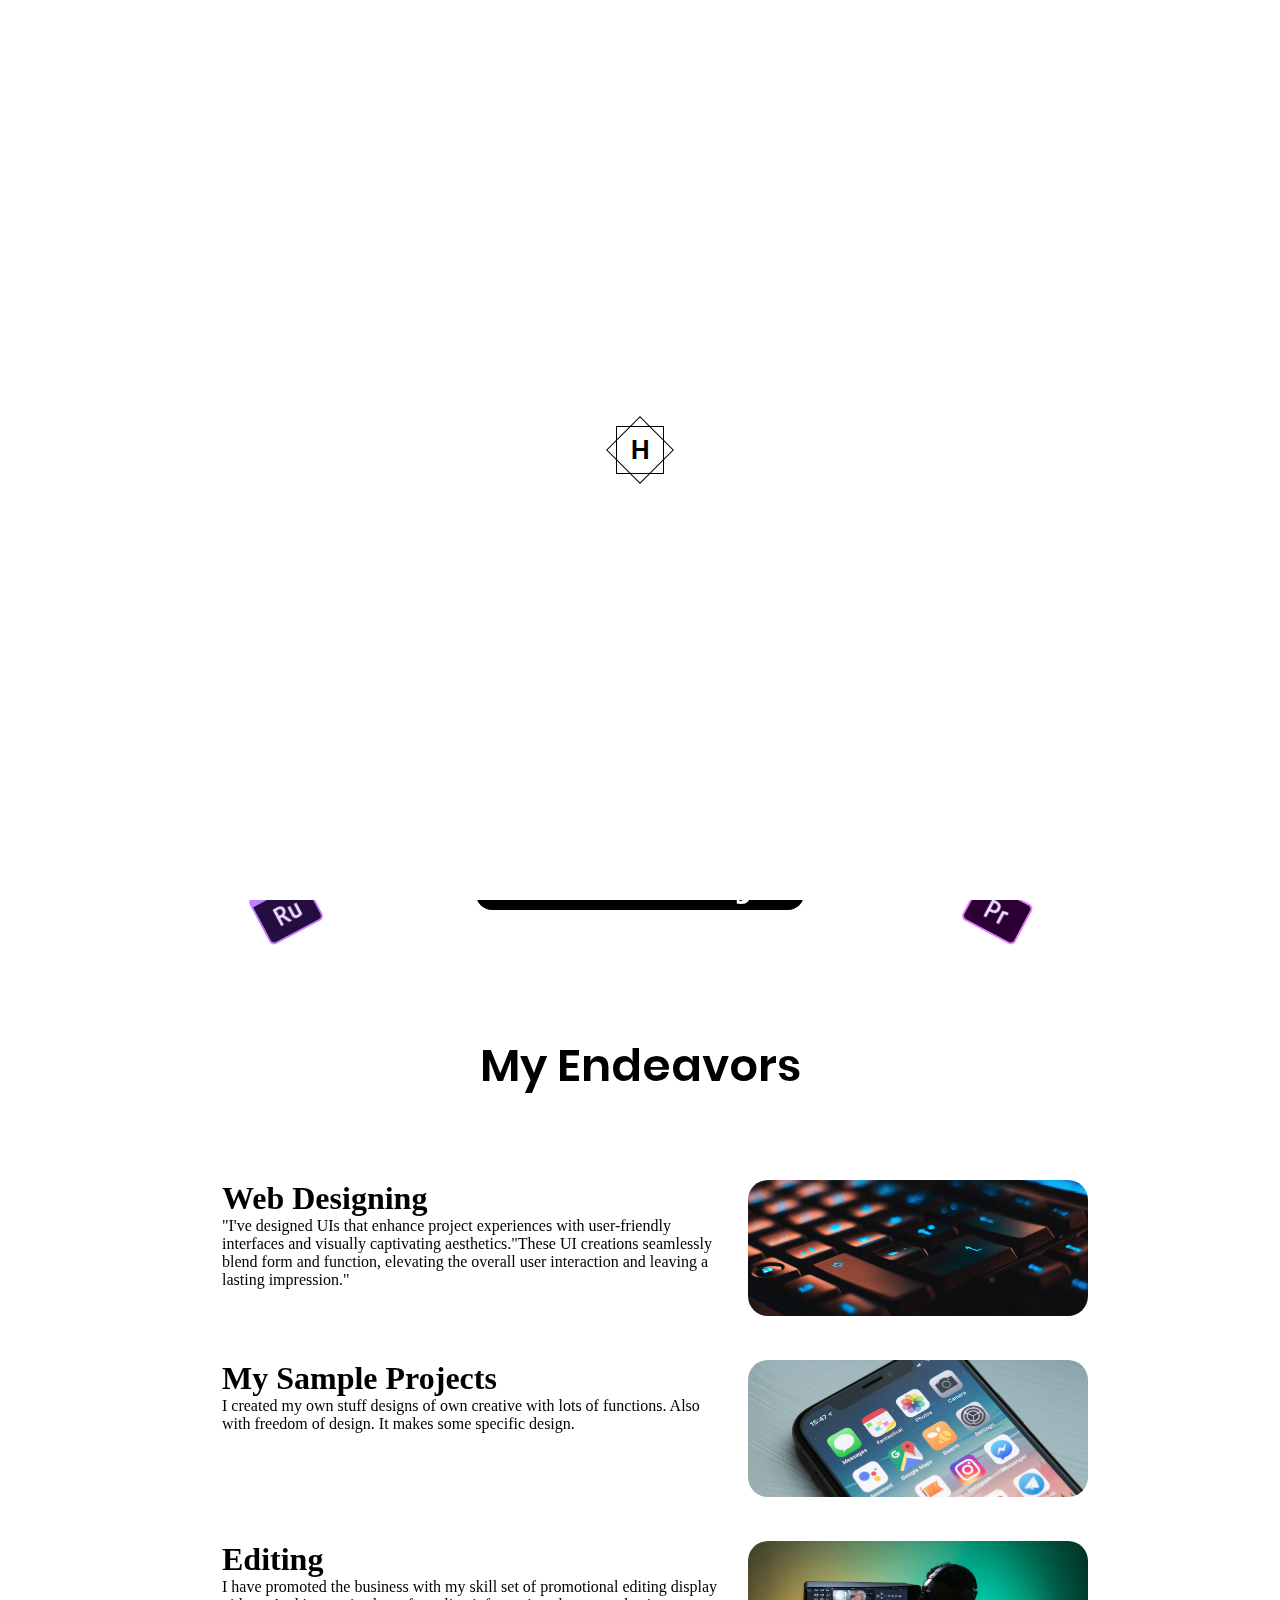
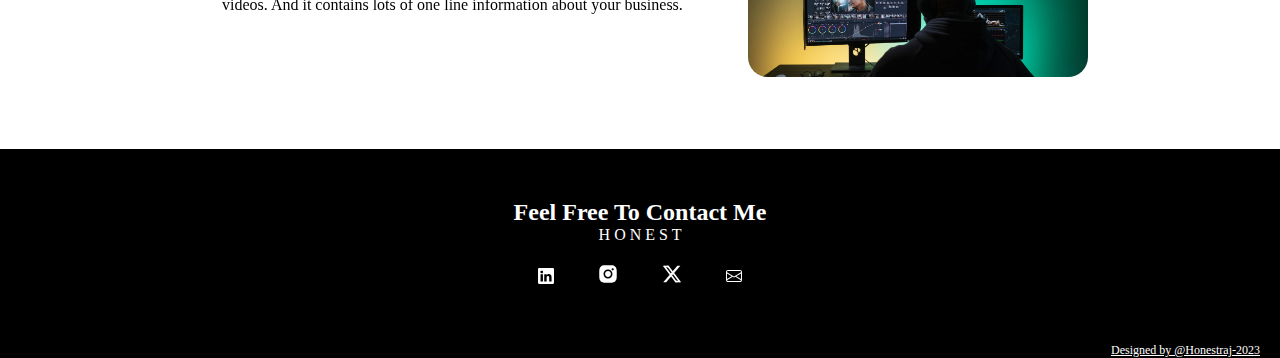
<file: index.html>
<!DOCTYPE html>
<html lang="en">
<head>
    <meta charset="UTF-8">
    <meta name="viewport" content="width=device-width, initial-scale=1.0">
    <title>HonestJunior</title>
    <link rel="stylesheet" href="style.css">
    <link rel="icon" type="image/x-icon" href="/images/fav-h.png">
    <link href="https://cdn.jsdelivr.net/npm/bootstrap@5.0.2/dist/css/bootstrap.min.css" rel="stylesheet" integrity="sha384-EVSTQN3/azprG1Anm3QDgpJLIm9Nao0Yz1ztcQTwFspd3yD65VohhpuuCOmLASjC" crossorigin="anonymous">
</head>
<body>
    <div class="cursor"></div>
    <!-- PRE LOADER -->
    <div class="preloader">
        <div class="boxone"></div>
            <div class="boxtwo"></div>
                <div class="texth"> H </div>
    </div> 
    <div class="topnav">
        <!-- LOGO SECTION -->
        <a href="index.html">
        <div class="L">
            <div class="logo">
                <div class="box1"></div>
                    <div class="box2"></div>
                        <img class="text" src="images/H.svg">
            </div>
        </div></a>
    </div>     
    
    <!-- NAV SECTION -->
    <nav>
        <div class="navbar">
            <a href="index.html">
                <!-- <img src="images/house.svg"> -->
                HOME</a>
            <a href="about.html">
                <!-- <img src="images/about.svg"> -->
                ABOUT</a>
        </div>
    </nav>
    <div class="hire">
        <div class="hireme">
            <a href="mailto:honestmnk@gmail.com">HIRE ME</a>
        </div>
    </div>

<!-- SECTION 1 -->

<div class="hero"  id="profileid">
    <!-- typewrite -->
    <p class="typewrite" id="demo" style="color: black;">Respect - Loyality - Honest</p>
    <p class="typewrite-shadow" id="demo" style="color: black;">Respect - Loyality - Honest</p>
    <div class="uiux">
        <span class="onlyuiux">UI/UX</span> DESIGNER
    </div>
        <div class="myprofile">
            <div class="profile">
                <img src="images/profile1.png">
            </div>
            <div class="mydetails">
                <h1>HonestRaj</h1>
                <!-- <h5>Junior</h5> -->
            </div>
        </div>
</div>

<div class="floats">
    <div class="float">
        <img class="ae" src="images/ae.png" title="After Effects">
    </div>
    <div class="float1">
        <img class="pr" src="images/pr.png" title="Premiere Pro">
    </div>
    <div class="float">
        <img class="xd" src="images/xd.png" title="Adobe XD">
    </div>
    <div class="float1">
        <img class="rush" src="images/rush.png" title="Premiere Rush">
    </div>
    <div class="float2">
        <img class="ai" src="images/ai.png" title="Illustration">
    </div>
    <div class="float2">
        <img class="ps" src="images/ps.png" title="Photoshop">
    </div>
    <div class="float3">
        <img class="blender" src="images/blender.png" title="Blender 3D">
    </div>
    <div class="float3">
        <img class="figma" src="images/fig.png" title="Figma">
    </div>
</div>

<!-- WHAT CAN I DO -->
<div class="projectcontainer">
    <div class="myendeavors">My Endeavors</div>
    <div class="myproject">
        <div class="project">
            <div class="details">
                <h1>Web Designing</h1>
                <p>"I've designed UIs that enhance project experiences with user-friendly interfaces and visually captivating aesthetics."These UI creations seamlessly blend form and function, elevating the overall user interaction and leaving a lasting impression."</p>
            </div>
            <div class="image">
                <a href="web.html"><img src="images/projects/web.png"></a>
            </div>
        </div>
        <div class="project">
            <div class="details">
                <h1>My Sample Projects</h1>
                <p>I created my own stuff designs of own creative with lots of functions. Also with freedom of design. It makes some specific design.</p>
            </div>
            <div class="image">
                <a href="mobile.html"><img src="images/projects/mobile.png"></a>
            </div>
        </div>
        <div class="project">
            <div class="details">
                <h1>Editing</h1>
                <p>I have promoted the business with my skill set of promotional editing display videos. And it contains lots of one line information about your business.</p>
            </div>
            <div class="image">
                <a href="editing.html"><img src="images/projects/editing.png"></a>
            </div>
        </div>
        <!-- <div class="project">
                <a href="3d.html" style="color: rgb(255, 255, 255); background-color: black; padding: 10px 20px; border-radius: 0px; width: 120px; text-align: center; margin: auto; text-decoration: none;">My Page</a>            
        </div> -->
    </div>
</div>

<!-- FOOTER -->
<div class="ifooter">
    <div class="ifooterbox">
        <div class="ifooterin">
            <div class="ititle">
                <h2>Feel Free To Contact Me</h2>
                <p>H O N E S T</p>
            </div>
            <div class="iicons">
                <a href="https://www.linkedin.com/in/honestraj-vijay/"><img src="images/footer/linkedin.svg"></a>
                <a href="https://www.instagram.com/honestraj_vijay/"><img src="images/footer/instagram.svg"></a>
                <a href="https://twitter.com/HonestHR0"><img src="images/footer/twitter.svg"></a>
                <a href="mailto:honestmnk@gmail.com"><img src="images/footer/email.svg"></a>
            </div>
        </div>
    </div>
    <p class="designedby"><a href="#profileid">Designed by @Honestraj-2023</a></p>
</div>

































    <script src="script.js"></script>
    <!-- <script src="https://cdn.jsdelivr.net/npm/bootstrap@5.0.2/dist/js/bootstrap.bundle.min.js" integrity="sha384-MrcW6ZMFYlzcLA8Nl+NtUVF0sA7MsXsP1UyJoMp4YLEuNSfAP+JcXn/tWtIaxVXM" crossorigin="anonymous"></script>
    <script src="https://cdn.jsdelivr.net/npm/@popperjs/core@2.9.2/dist/umd/popper.min.js" integrity="sha384-IQsoLXl5PILFhosVNubq5LC7Qb9DXgDA9i+tQ8Zj3iwWAwPtgFTxbJ8NT4GN1R8p" crossorigin="anonymous"></script>
    <script src="https://cdn.jsdelivr.net/npm/bootstrap@5.0.2/dist/js/bootstrap.min.js" integrity="sha384-cVKIPhGWiC2Al4u+LWgxfKTRIcfu0JTxR+EQDz/bgldoEyl4H0zUF0QKbrJ0EcQF" crossorigin="anonymous"></script> -->
</body>
</html>
</file>
<file: about.html>
<!DOCTYPE html>
<html lang="en">
<head>
    <meta charset="UTF-8">
    <meta name="viewport" content="width=device-width, initial-scale=1.0">
    <title>HonestJunior</title>
    <link rel="stylesheet" href="style.css">
    <link rel="icon" type="image/x-icon" href="/images/fav-h.png">
    <link href="https://cdn.jsdelivr.net/npm/bootstrap@5.0.2/dist/css/bootstrap.min.css" rel="stylesheet" integrity="sha384-EVSTQN3/azprG1Anm3QDgpJLIm9Nao0Yz1ztcQTwFspd3yD65VohhpuuCOmLASjC" crossorigin="anonymous">
</head>
<body>
    <div class="cursor"></div>
    <!-- PRE LOADER -->
    <div class="preloader">
        <div class="boxone"></div>
            <div class="boxtwo"></div>
                <div class="texth"> H </div>
    </div> 
    <div class="topnav">
        <!-- LOGO SECTION --><a href="index.html">
        <div class="L">
            <div class="logo">
                <div class="box1"></div>
                    <div class="box2"></div>
                        <img class="text" src="images/H.svg">
            </div>
        </div></a>
    </div>     
    
    <!-- NAV SECTION -->
    <nav>
        <div class="navbar">
            <a href="index.html">HOME</a>
            <a href="about.html">ABOUT</a>
        </div>
    </nav>
    <div class="hire">
        <div class="hireme">
            <a href="mailto:honestuiux@gmail.com">HIRE ME</a>
        </div>
    </div>
    </div>
    <div class="aboutme">
        <div class="about">
                <h1>About-Me</h1>
            <div class="myself">
                <p>I'm a passionate UI/UX designer with 3 years of professional experience, dedicated to crafting digital experiences that seamlessly blend aesthetics and functionality. 
                    My expertise extends across a wide range of design disciplines, including web design, mobile app design, and film/video editing. My design journey has equipped me with 
                    a diverse skill set, and I'm well-versed in industry-standard tools such as <b>Figma, Adobe XD, Adobe Creative Cloud, Creatie AI, Visly, Marvel, Indesign, Photoshop, After Effects, Premiere Pro, UX pin, Webflow, Dora, Spline 3D, Dimension 3D, Adobe Aero (AR), Blender 3D, HTML & CSS, JS[Beginner].</b>  These tools serve as 
                    my creative palette, allowing me to transform ideas into visually stunning and user-centric solutions. What sets me apart is my unwavering commitment to user-centered 
                    design principles. Let's create something remarkable together. 
                </p>
            </div>
            <div class="resume-btns">
            <a href="mailto:honestmnk@gmail.com"><button type="button" class="btn btn-dark">Hire Me</button></a>
            <a href="resume/HCV upgrade.pdf" download="HonestRaj's-Resume"><button class="btn btn-primary">Download CV 
                <svg xmlns="http://www.w3.org/2000/svg" width="16" height="16" fill="currentColor" class="bi bi-file-person" viewBox="0 0 16 16">
                    <path d="M12 1a1 1 0 0 1 1 1v10.755S12 11 8 11s-5 1.755-5 1.755V2a1 1 0 0 1 1-1zM4 0a2 2 0 0 0-2 2v12a2 2 0 0 0 2 2h8a2 2 0 0 0 2-2V2a2 2 0 0 0-2-2z"/>
                    <path d="M8 10a3 3 0 1 0 0-6 3 3 0 0 0 0 6"/>
                  </svg>
            </button></a>
            <!-- <a href="resume/Cover Letter_Honest.pdf" download="HonestRaj's-Cover letter"><button class="btn btn-danger">Download Cover letter
                <svg xmlns="http://www.w3.org/2000/svg" width="16" height="16" fill="currentColor" class="bi bi-file-text-fill" viewBox="0 0 16 16">
                    <path d="M12 0H4a2 2 0 0 0-2 2v12a2 2 0 0 0 2 2h8a2 2 0 0 0 2-2V2a2 2 0 0 0-2-2M5 4h6a.5.5 0 0 1 0 1H5a.5.5 0 0 1 0-1m-.5 2.5A.5.5 0 0 1 5 6h6a.5.5 0 0 1 0 1H5a.5.5 0 0 1-.5-.5M5 8h6a.5.5 0 0 1 0 1H5a.5.5 0 0 1 0-1m0 2h3a.5.5 0 0 1 0 1H5a.5.5 0 0 1 0-1"/>
                  </svg>
            </button></a> -->
            </div>
            <style>
                .bi-download{
                    margin: 0 8px;
                }
            </style>
        </div>
    </div>
    
    <!-- FOOTER -->
<div class="afooter">
    <div class="afooterbox">
        <div class="afooterin">
            <div class="atitle">
                <h2>Feel Free To Contact Me</h2>
                <p>H O N E S T</p>
            </div>
            <div class="aicons">
                <a href="https://www.linkedin.com/in/honestraj-vijay/"><img src="images/footer/linkedin.svg"></a>
                <a href="https://www.instagram.com/i_am_honestv?igsh=czQ0c2NzZzhmYzlo"><img src="images/footer/instagram.svg"></a>
                <a href="https://twitter.com/HonestHR0"><img src="images/footer/twitter.svg"></a>
                <a href="mailto:honestuiux@gmail.com"><img src="images/footer/email.svg"></a>
            </div>
        </div>
    </div>
</div>
    
    
    
    
    
    
    
    
    
    
    
    
    
    
    
    
    
    
    

        <script src="script.js"></script>
    </body>
    </html>
</file>
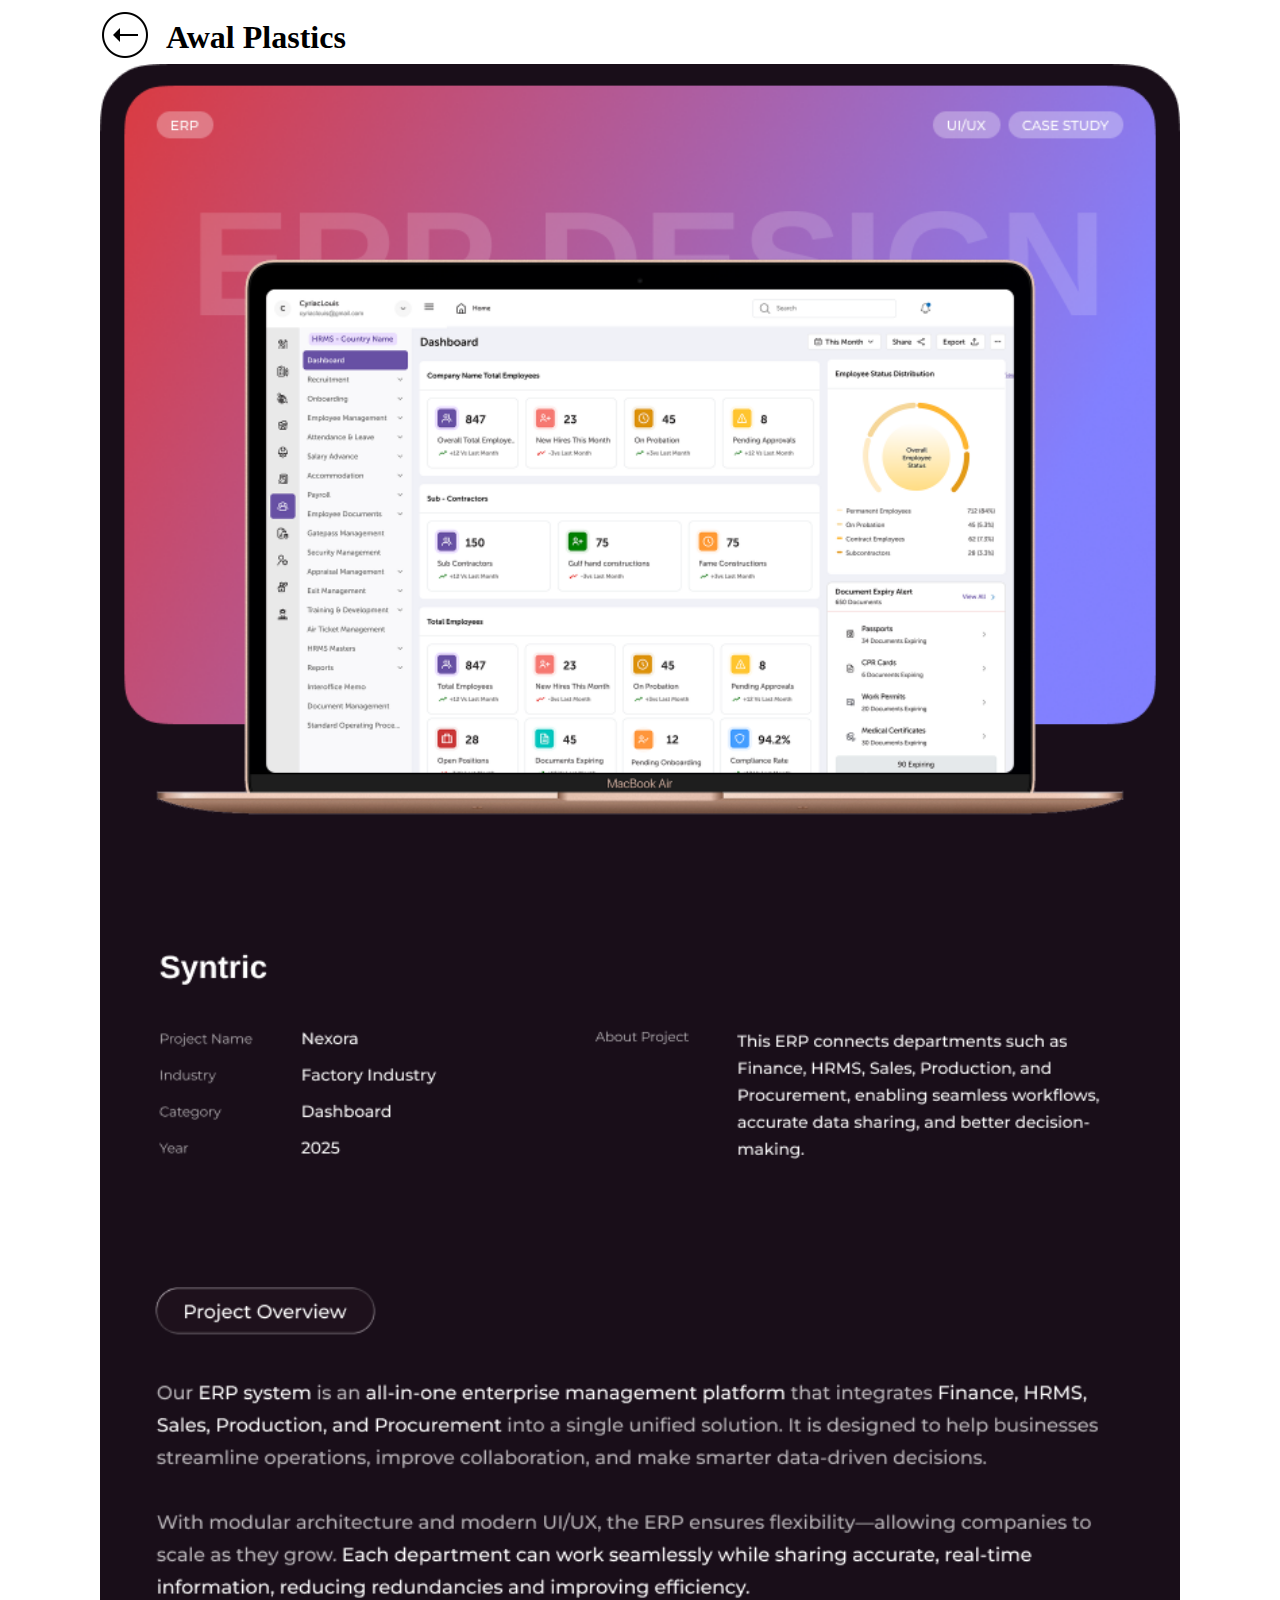
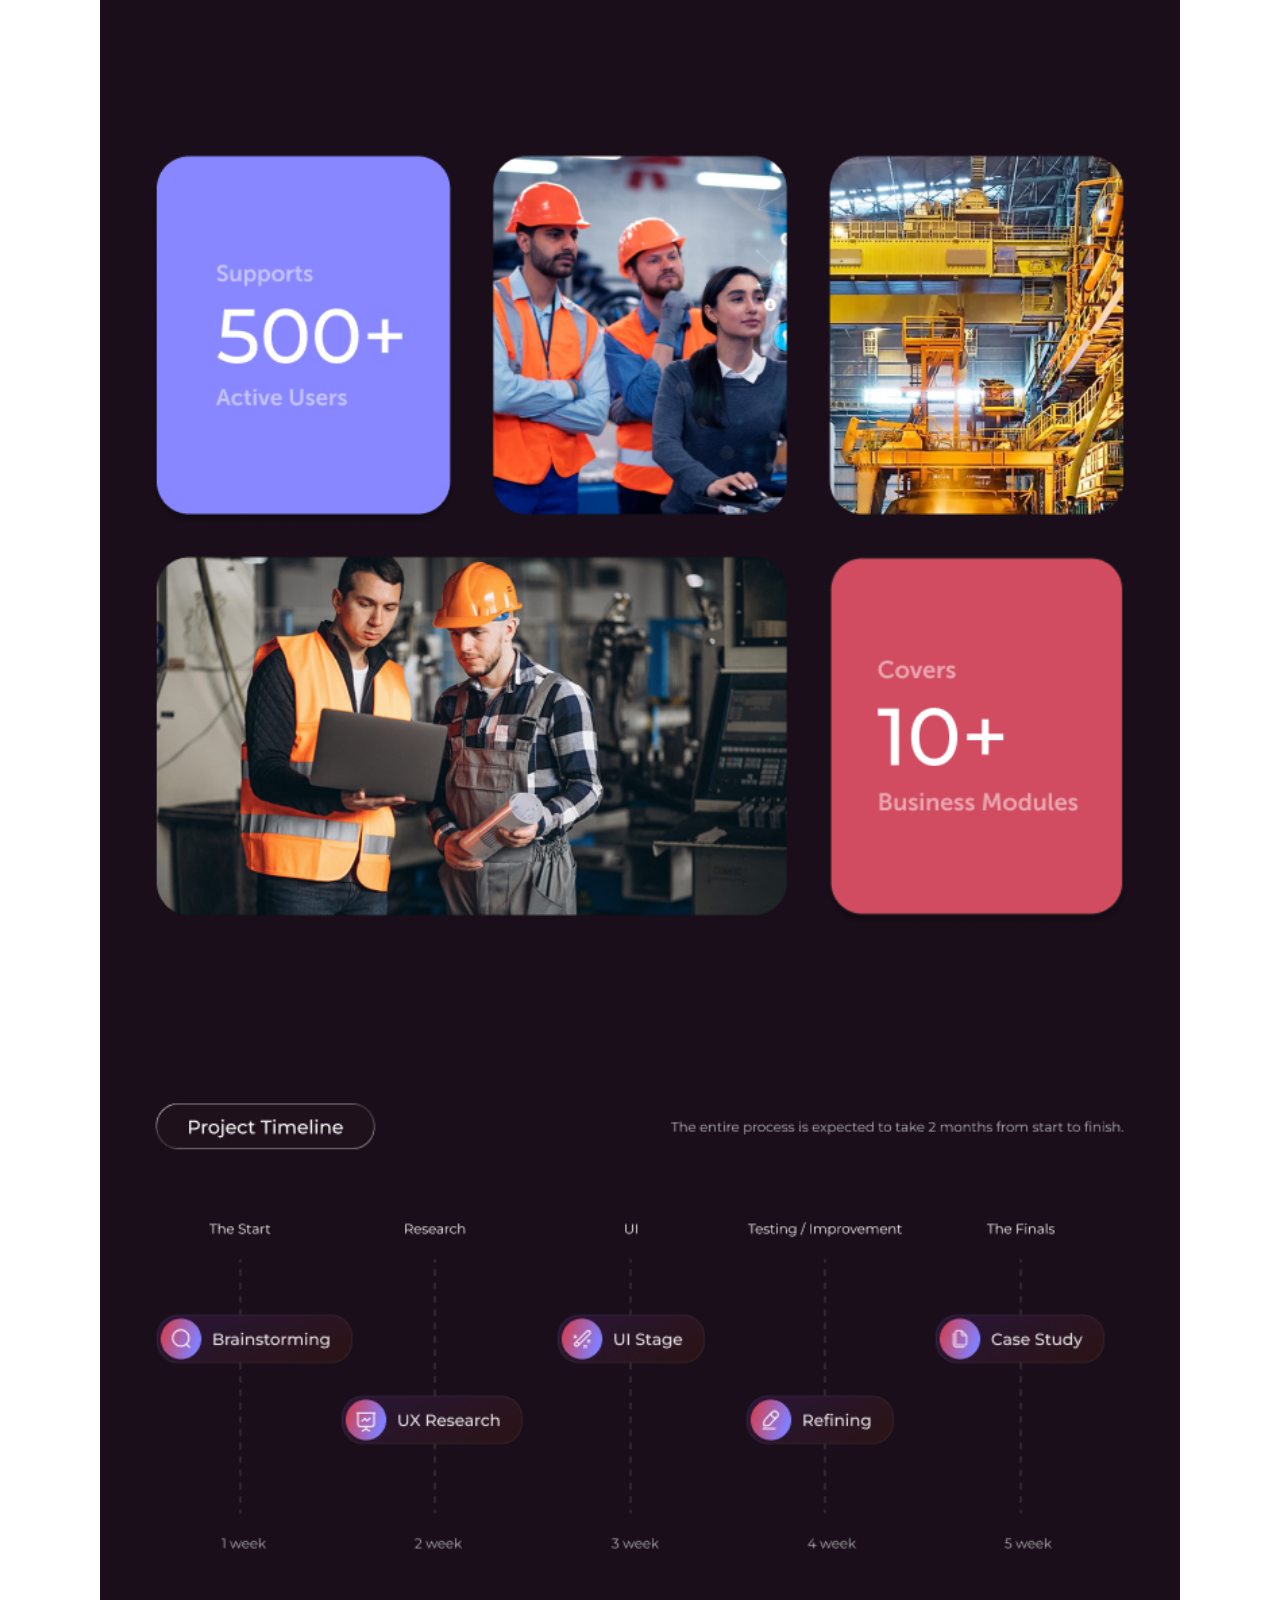
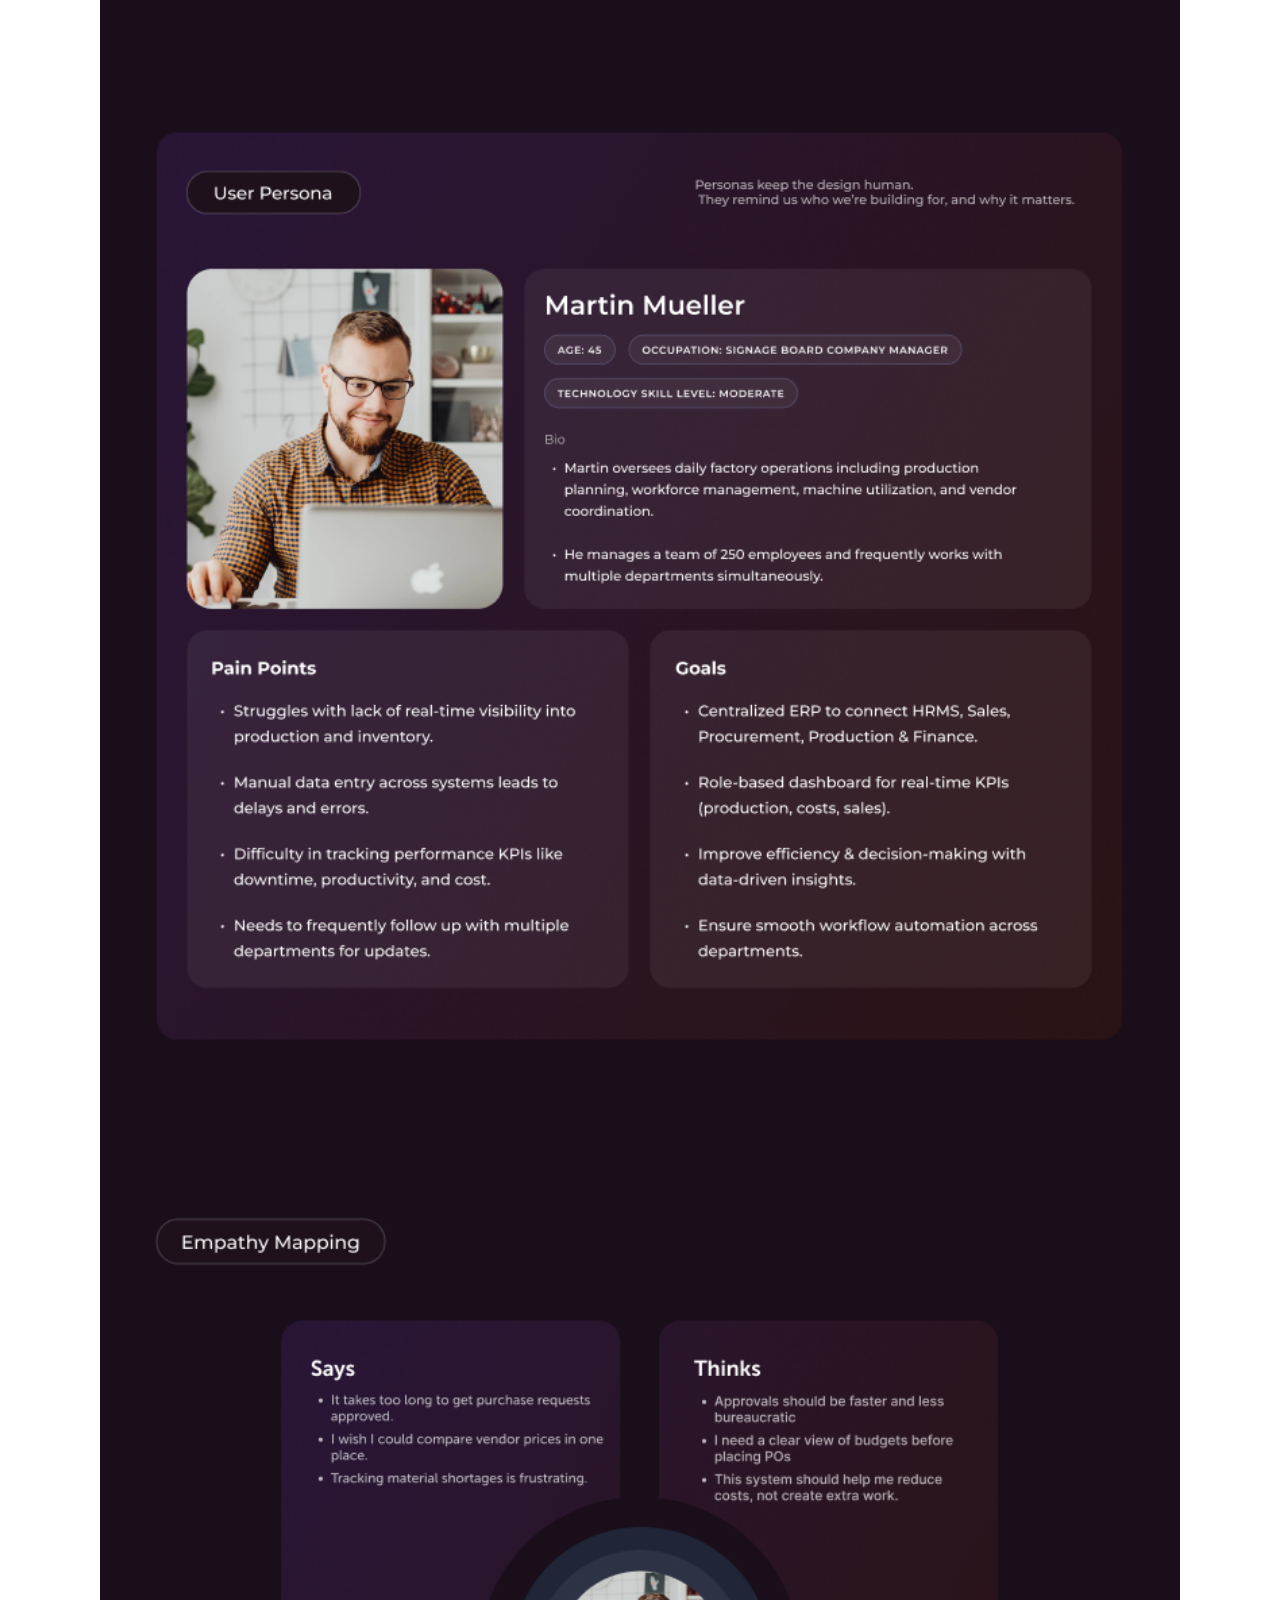
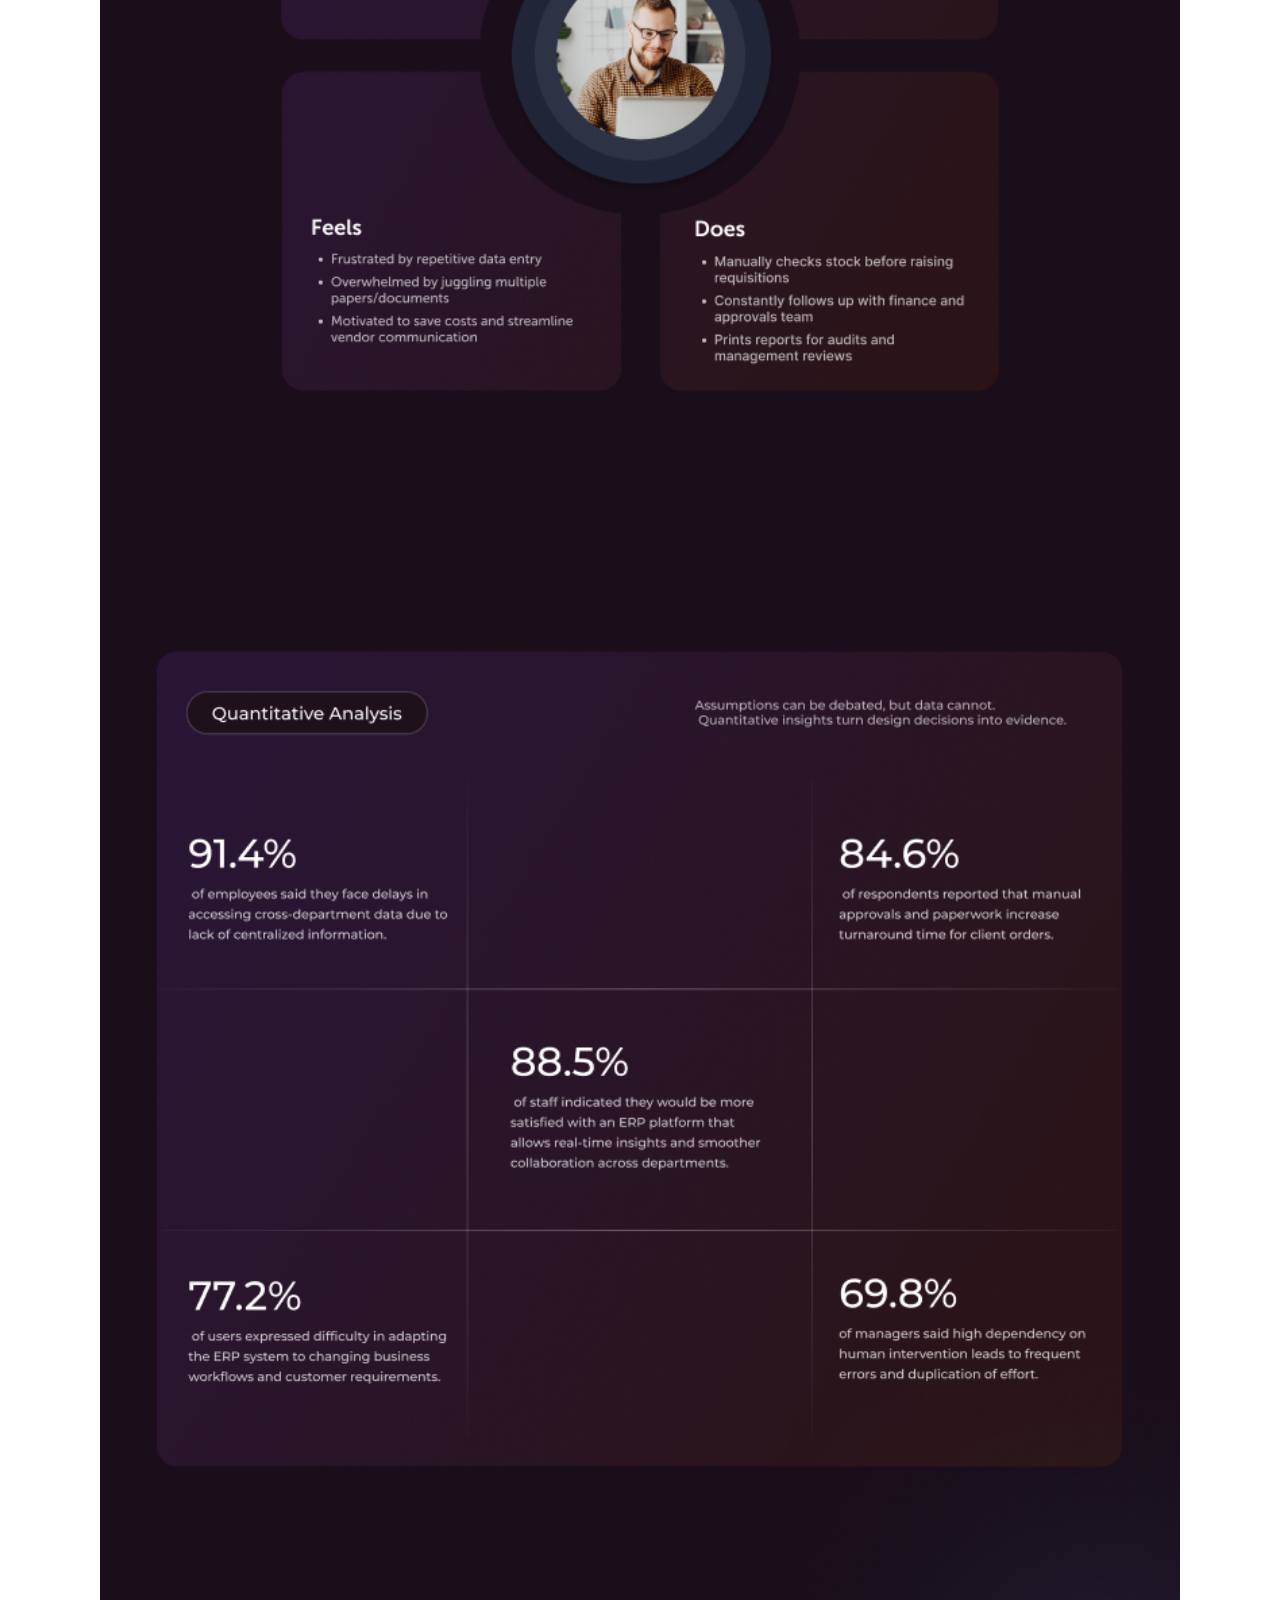
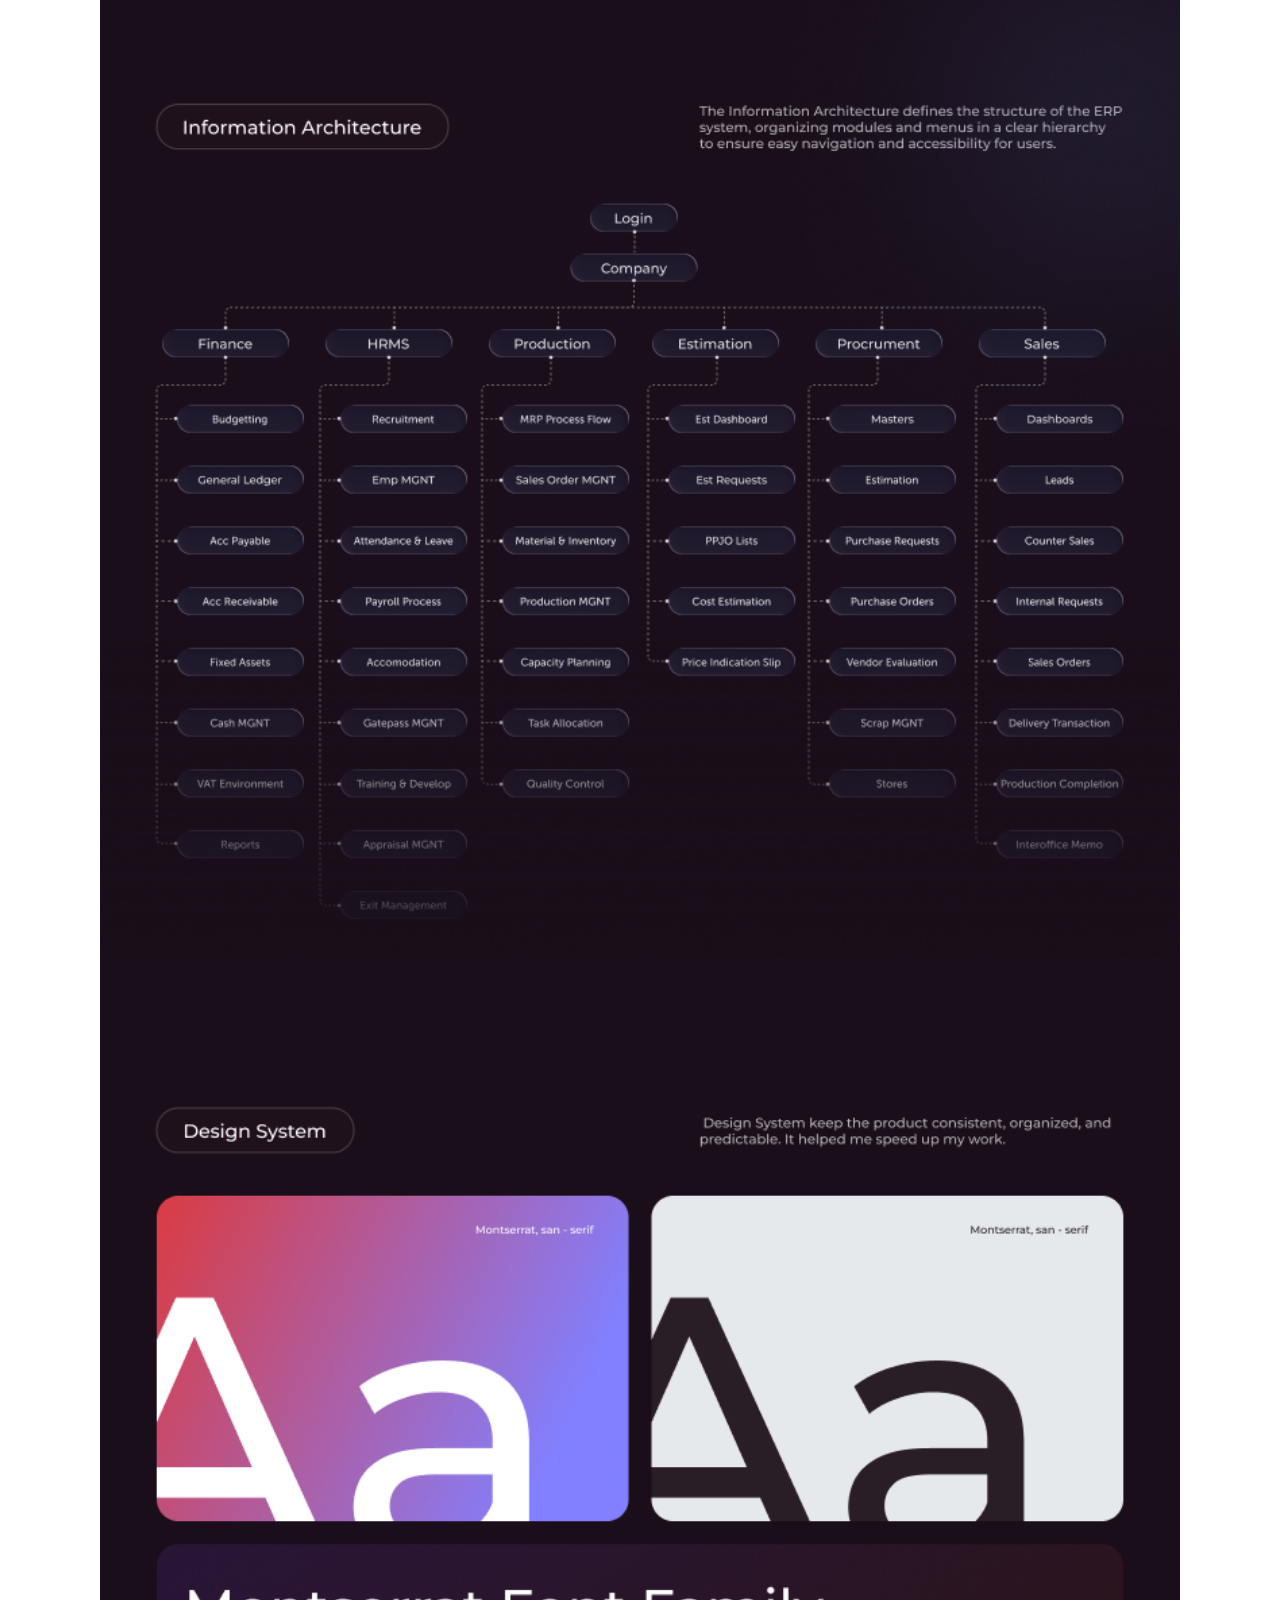
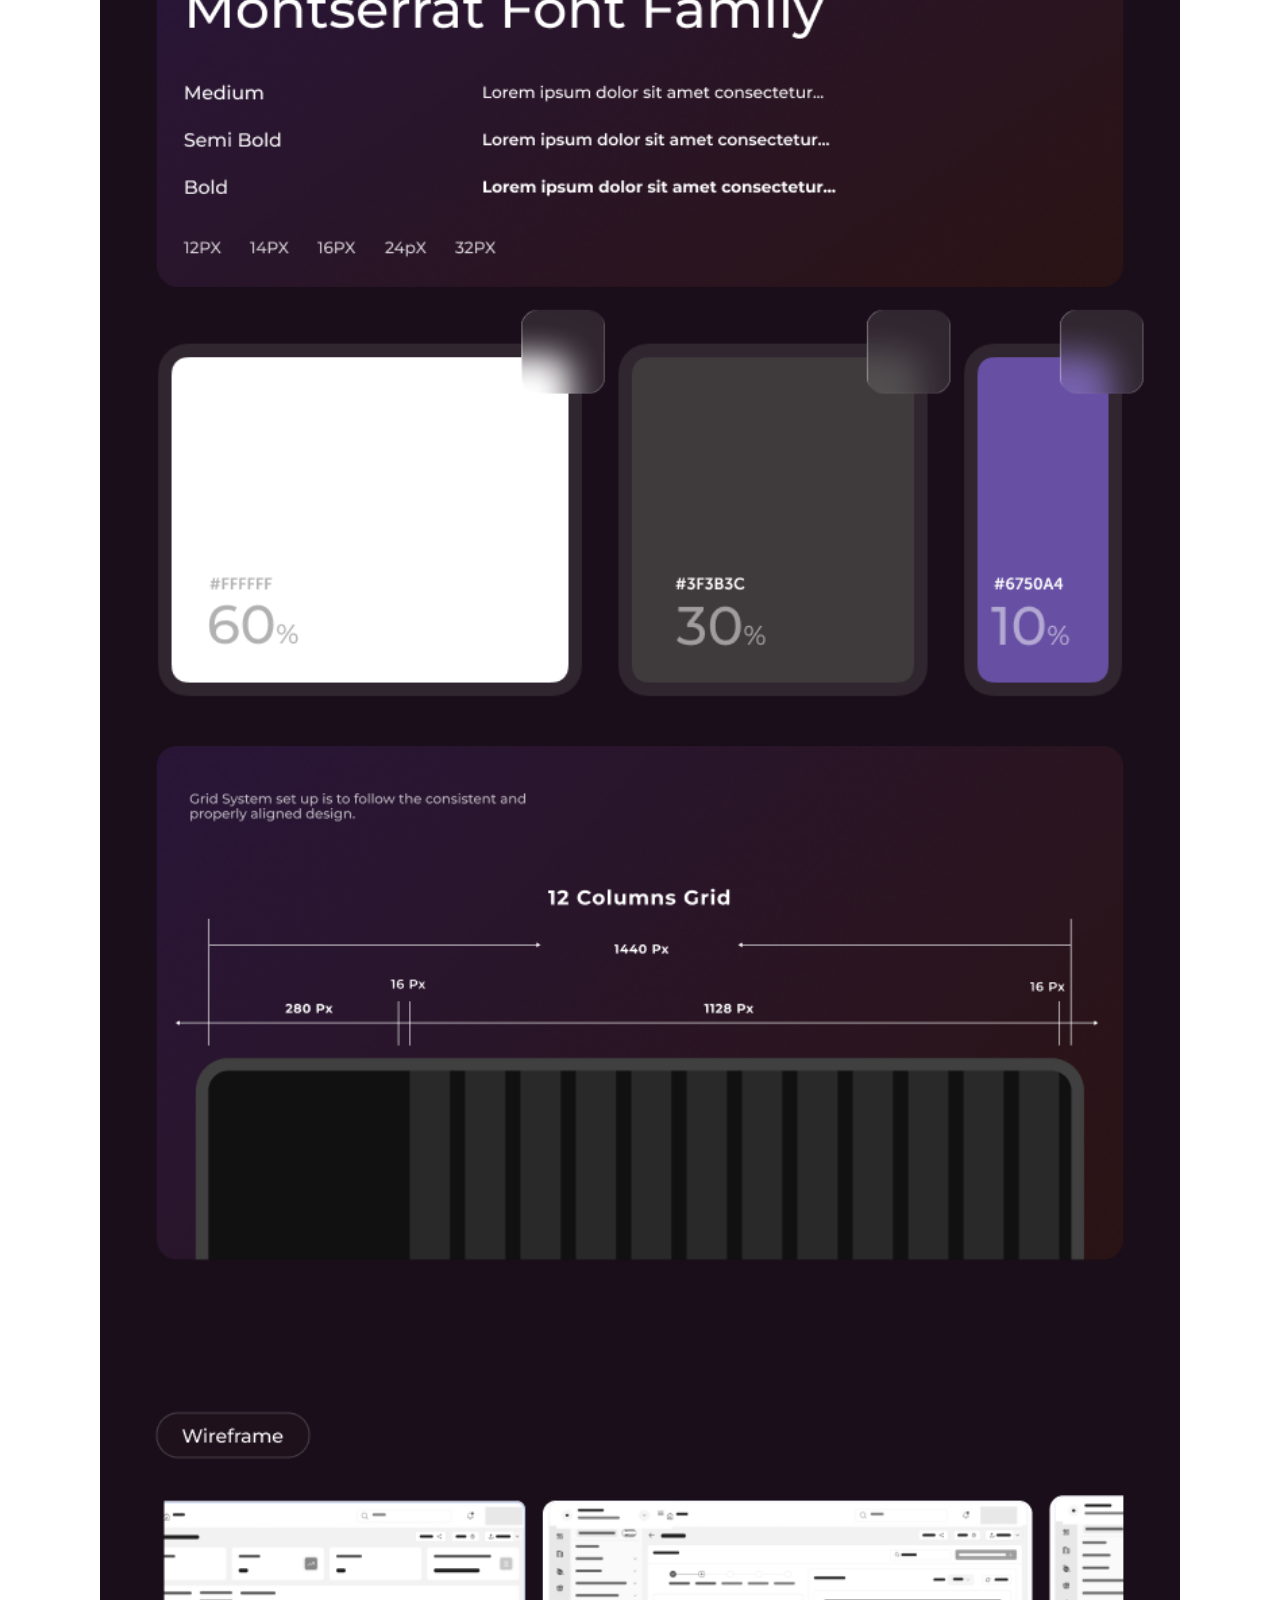
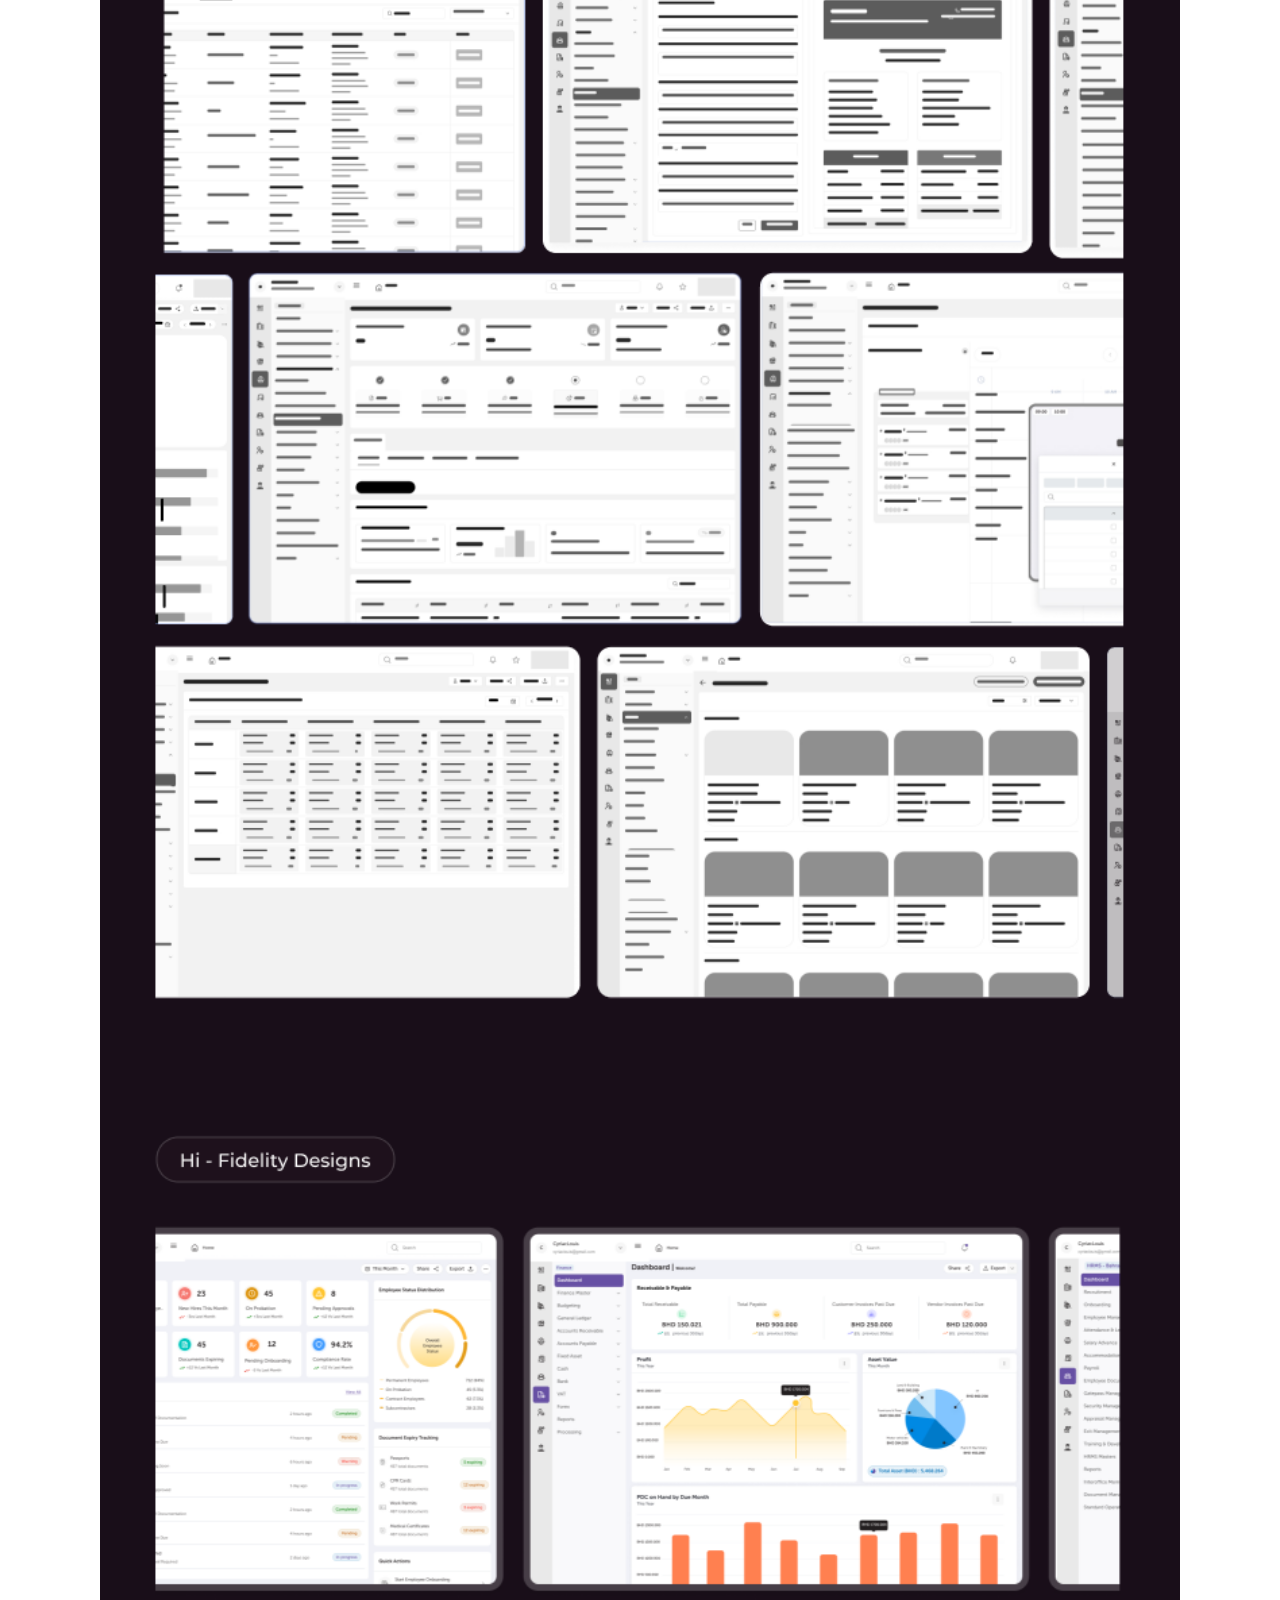
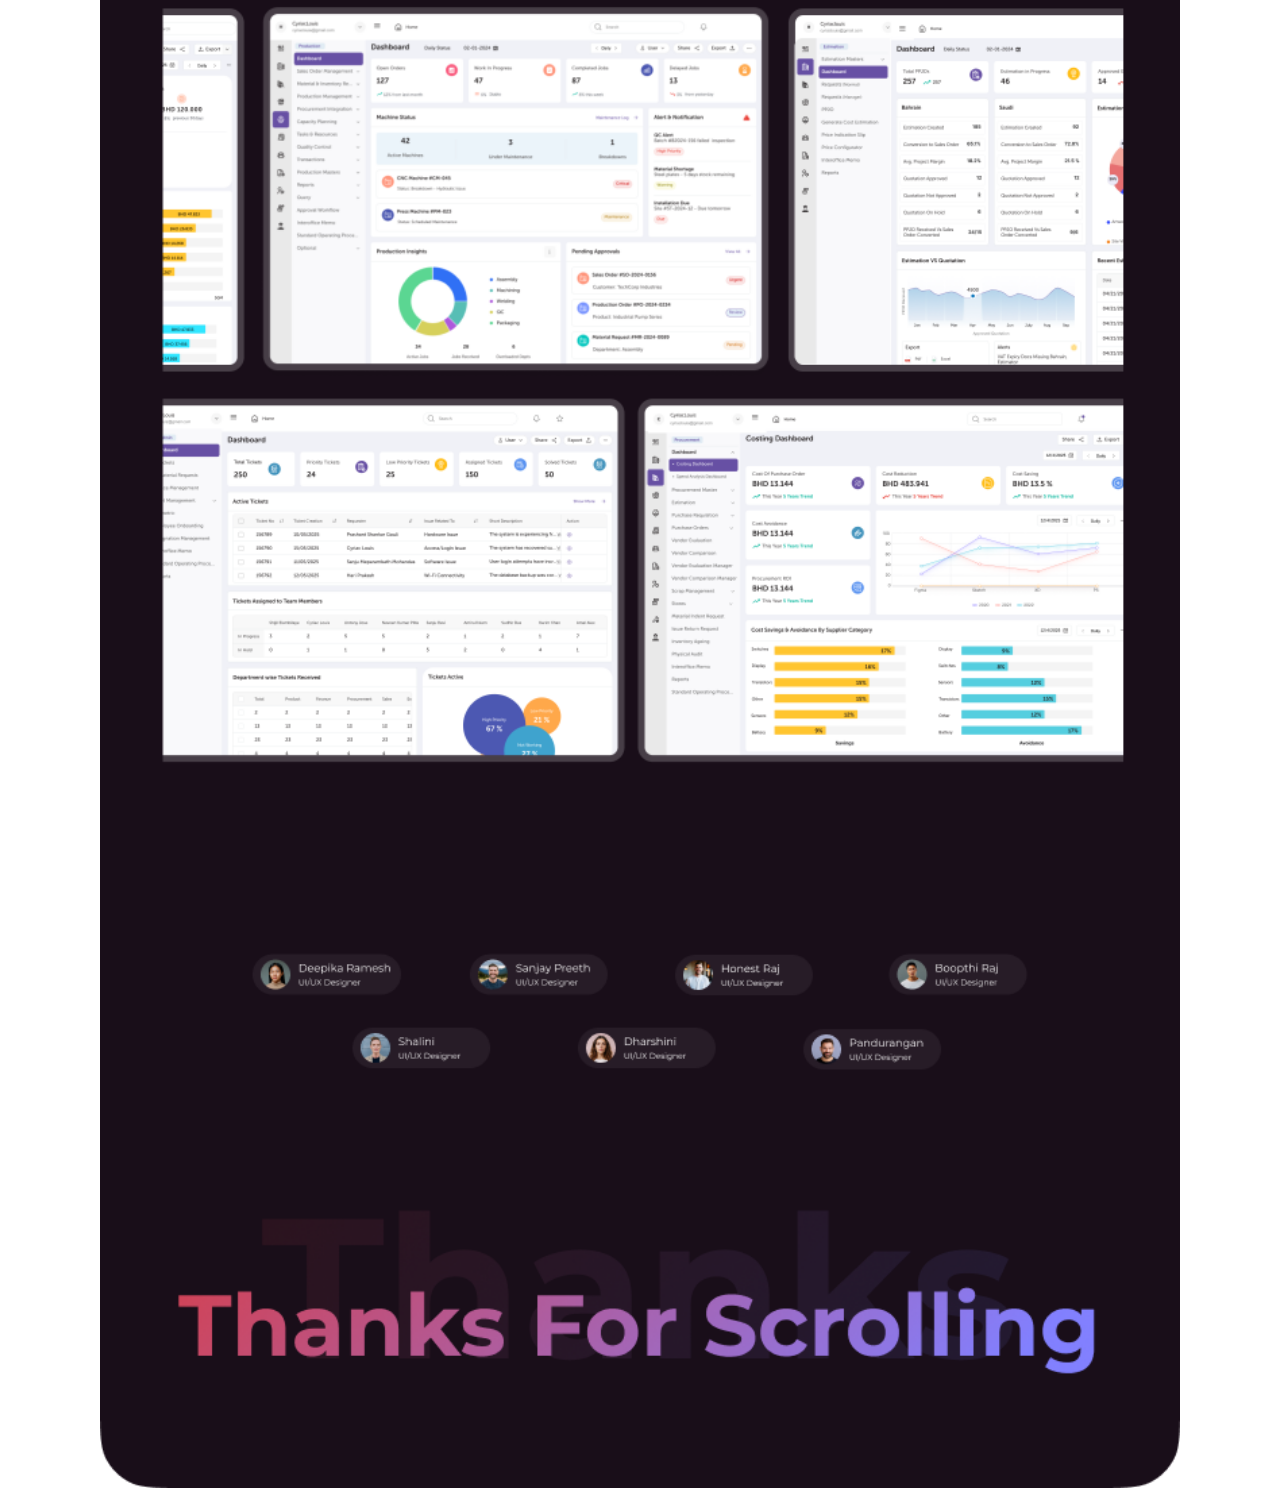
<file: awalcase.html>
<!DOCTYPE html>
<html lang="en">
<head>
    <meta charset="UTF-8">
    <meta name="viewport" content="width=device-width, initial-scale=1.0">
    <title>Document</title>
    <link rel="stylesheet" href="style.css">
    <link rel="stylesheet" href="awalstyles.css">
</head>
<body>
    <style>
        img {
            width: 100%;
        }
    </style>
    <div class="aw-head">
        <a class="workflow-back" href="awalplastics.html"><img src="images/back.png" /></a>
        <h1>Awal Plastics</h1>
    </div>
    <div>
        <img src="images/projects/ccc.png" alt="">
    </div>

</body>
</html>
</file>
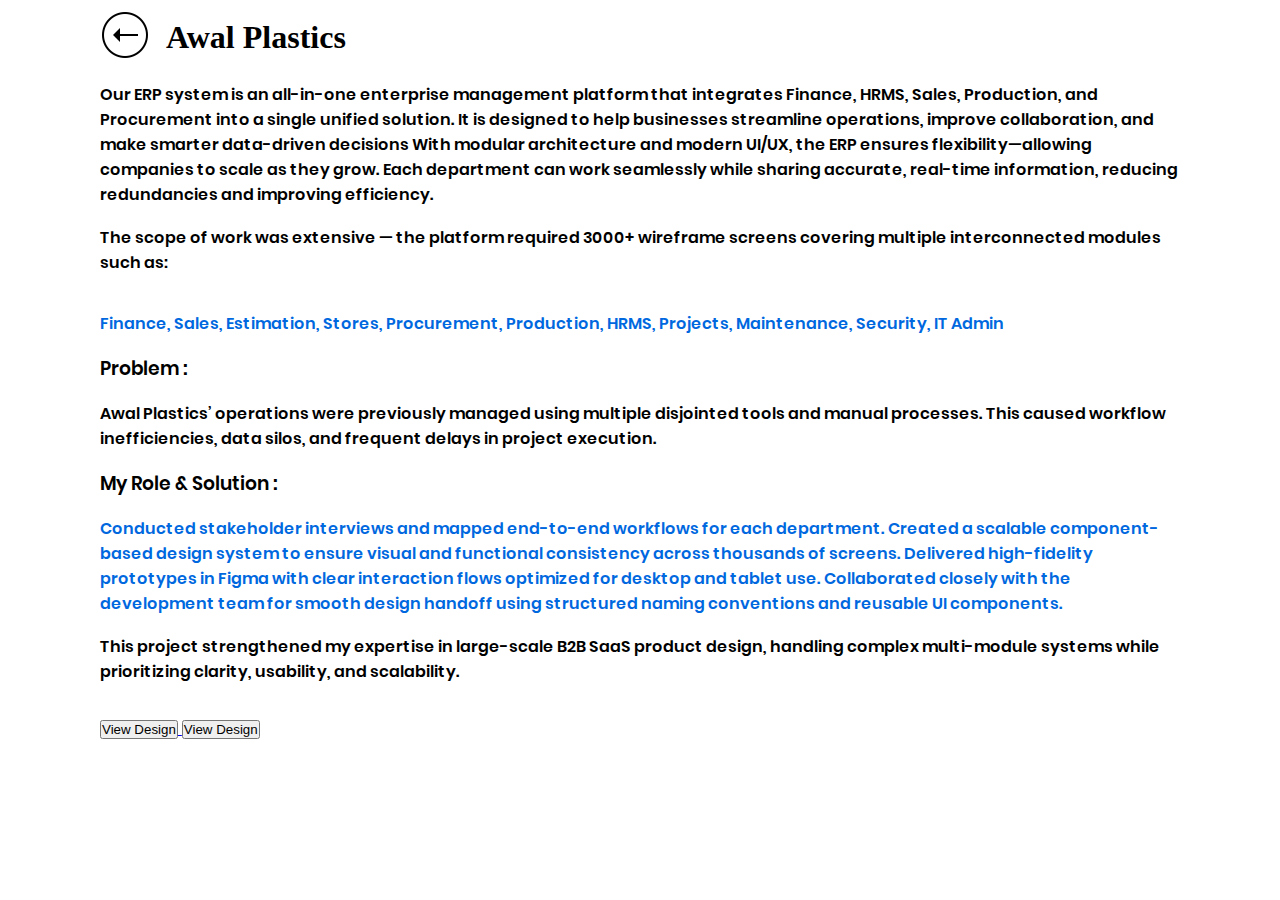
<file: awalplastics.html>
<!DOCTYPE html>
<html lang="en">
<head>
    <meta charset="UTF-8">
    <meta name="viewport" content="width=device-width, initial-scale=1.0">
    <title>Document</title>
    <link rel="stylesheet" href="style.css">
    <link rel="stylesheet" href="awalstyles.css">
</head>
<body>

    <div class="aw-head">
        <a class="workflow-back" href="web.html"><img src="images/back.png" /></a>
        <h1>Awal Plastics</h1><br>
    </div><br>
    <h4>Our ERP system is an all-in-one enterprise management platform that integrates Finance, HRMS, Sales, Production, and Procurement into a single unified solution. It is designed to help businesses streamline operations, improve collaboration, and make smarter data-driven decisions
        With modular architecture and modern UI/UX, the ERP ensures flexibility—allowing companies to scale as they grow. Each department can work seamlessly while sharing accurate, real-time information, reducing redundancies and improving efficiency.</h4><br>
    <h4>The scope of work was extensive — the platform required 3000+ wireframe screens covering multiple interconnected modules such as:</h4><br>
    <br>
    <ul>
        Finance,
        Sales,
        Estimation,
        Stores,
        Procurement,
        Production,
        HRMS,
        Projects,
        Maintenance,
        Security,
        IT Admin
    </ul><br>
    <h3>Problem :</h3><br>
    <h4>Awal Plastics’ operations were previously managed using multiple disjointed tools and manual processes. This caused workflow inefficiencies, data silos, and frequent delays in project execution.</h4><br>
    <h3>My Role & Solution :</h3><br>
    <ul>
    Conducted stakeholder interviews and mapped end-to-end workflows for each department.
    Created a scalable component-based design system to ensure visual and functional consistency across thousands of screens.
    Delivered high-fidelity prototypes in Figma with clear interaction flows optimized for desktop and tablet use.
    Collaborated closely with the development team for smooth design handoff using structured naming conventions and reusable UI components.
    </ul><br>
    <h4>This project strengthened my expertise in large-scale B2B SaaS product design, handling complex multi-module systems while prioritizing clarity, usability, and scalability.</h4>
    <br>
    <br>
    <a href="awalui.html">
        <button class="ui-btn">
            <span>
            View Design 
            </span>
        </button>
    </a>

    <a href="awalui.html">
        <button class="ui-btn">
            <span>
            View Design 
            </span>
        </button>
    </a>
</body>
</html>
</file>
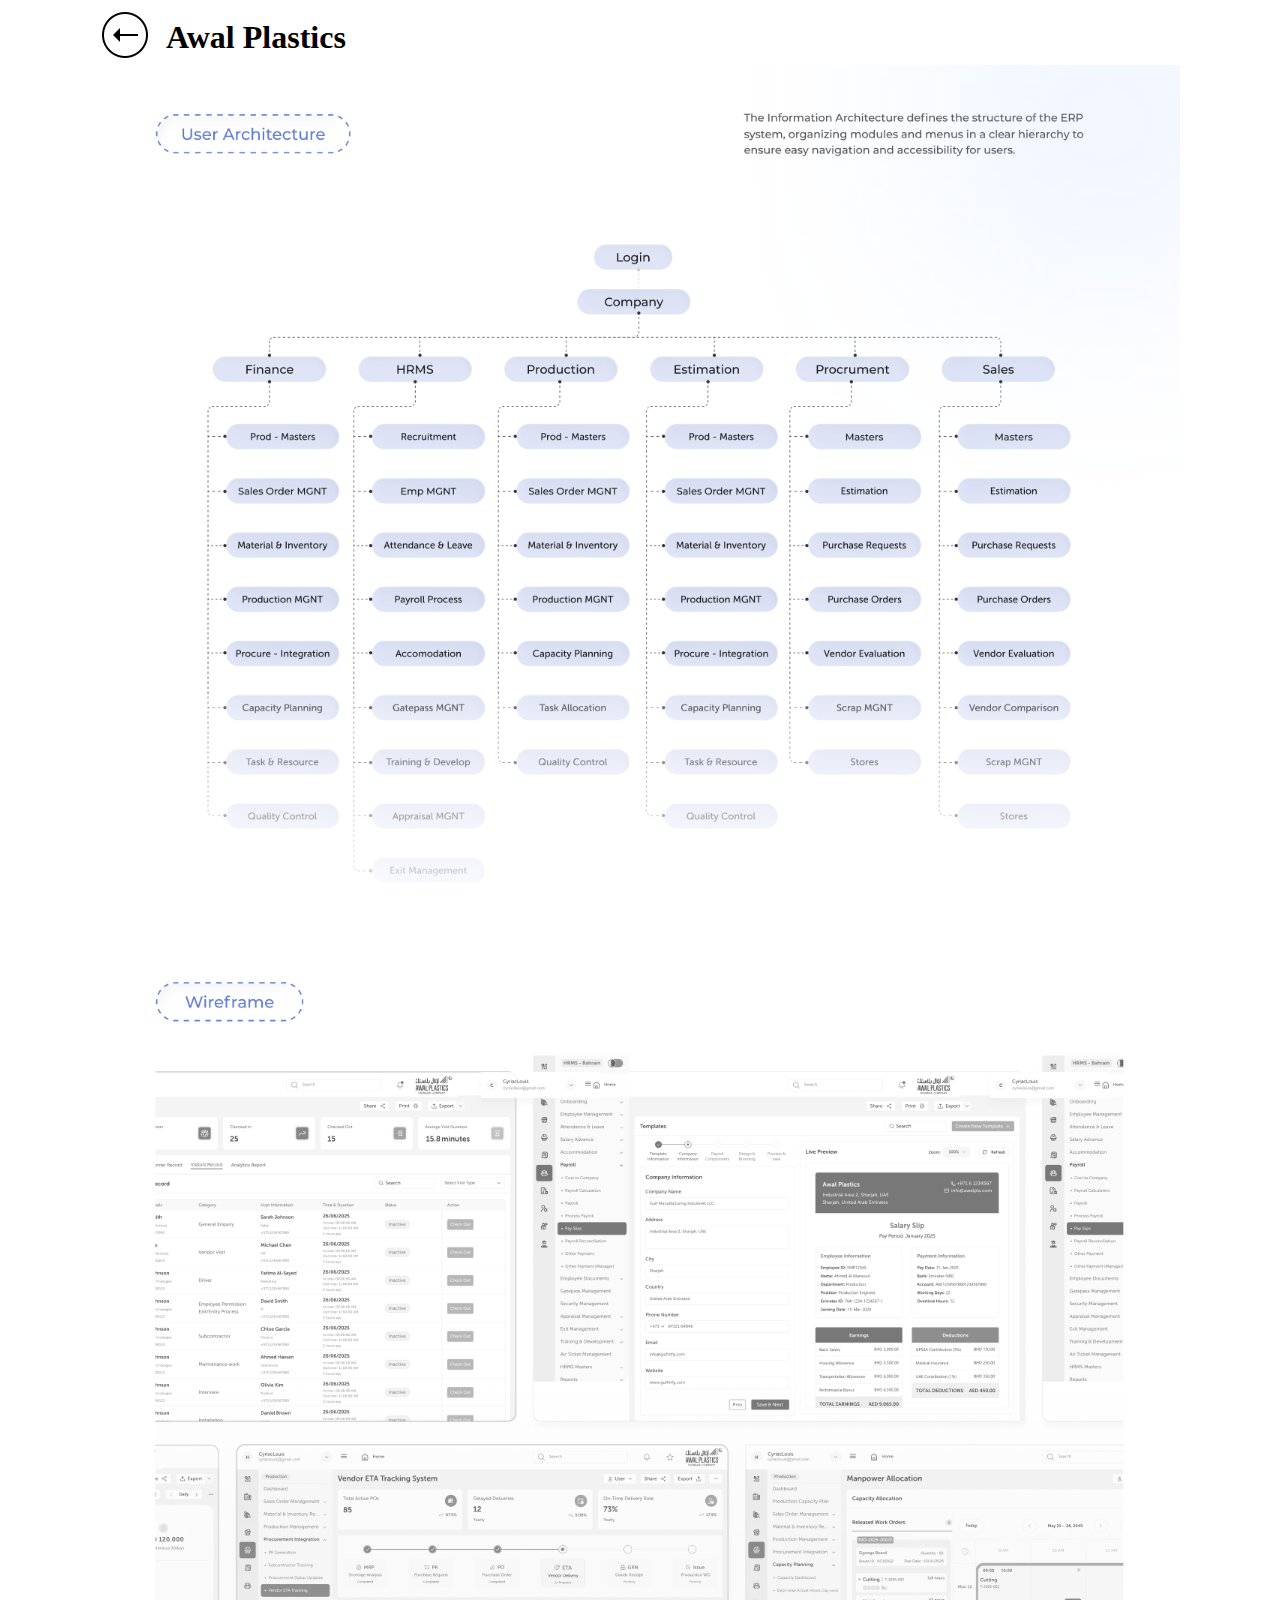
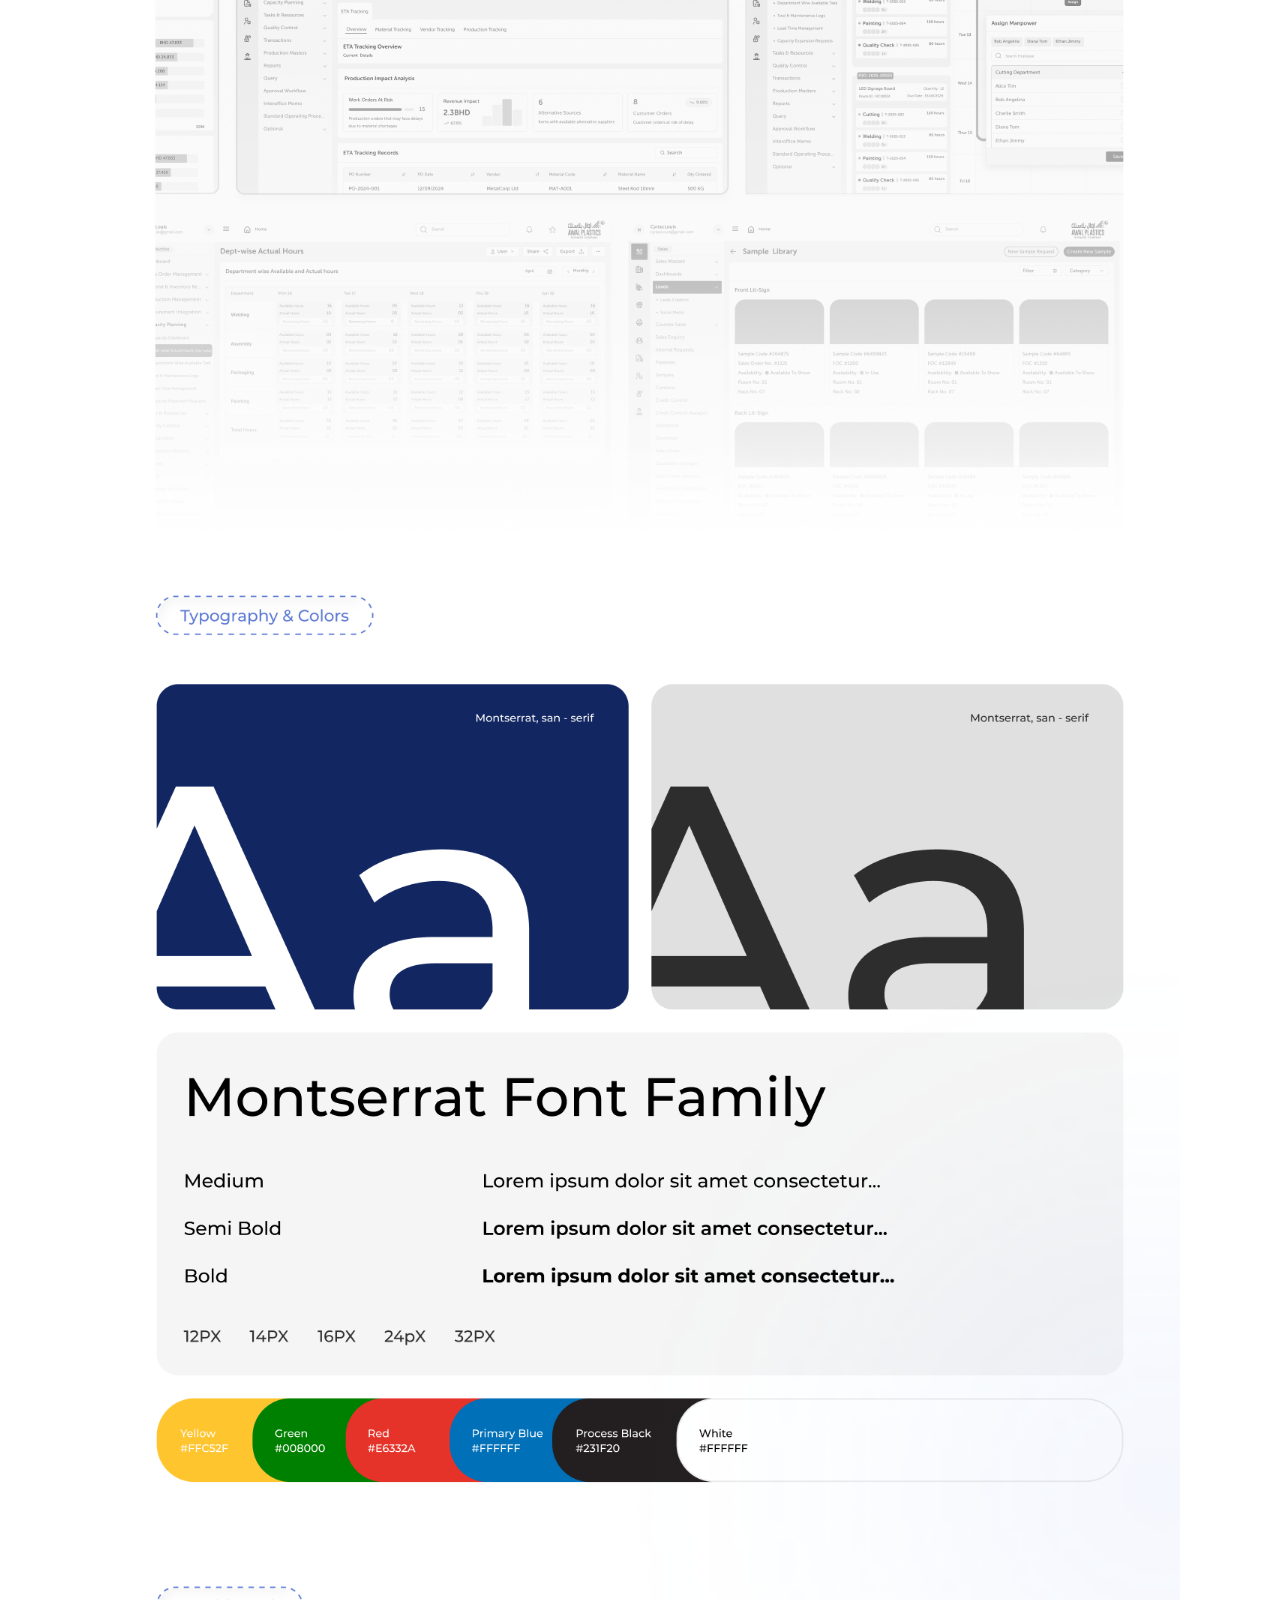
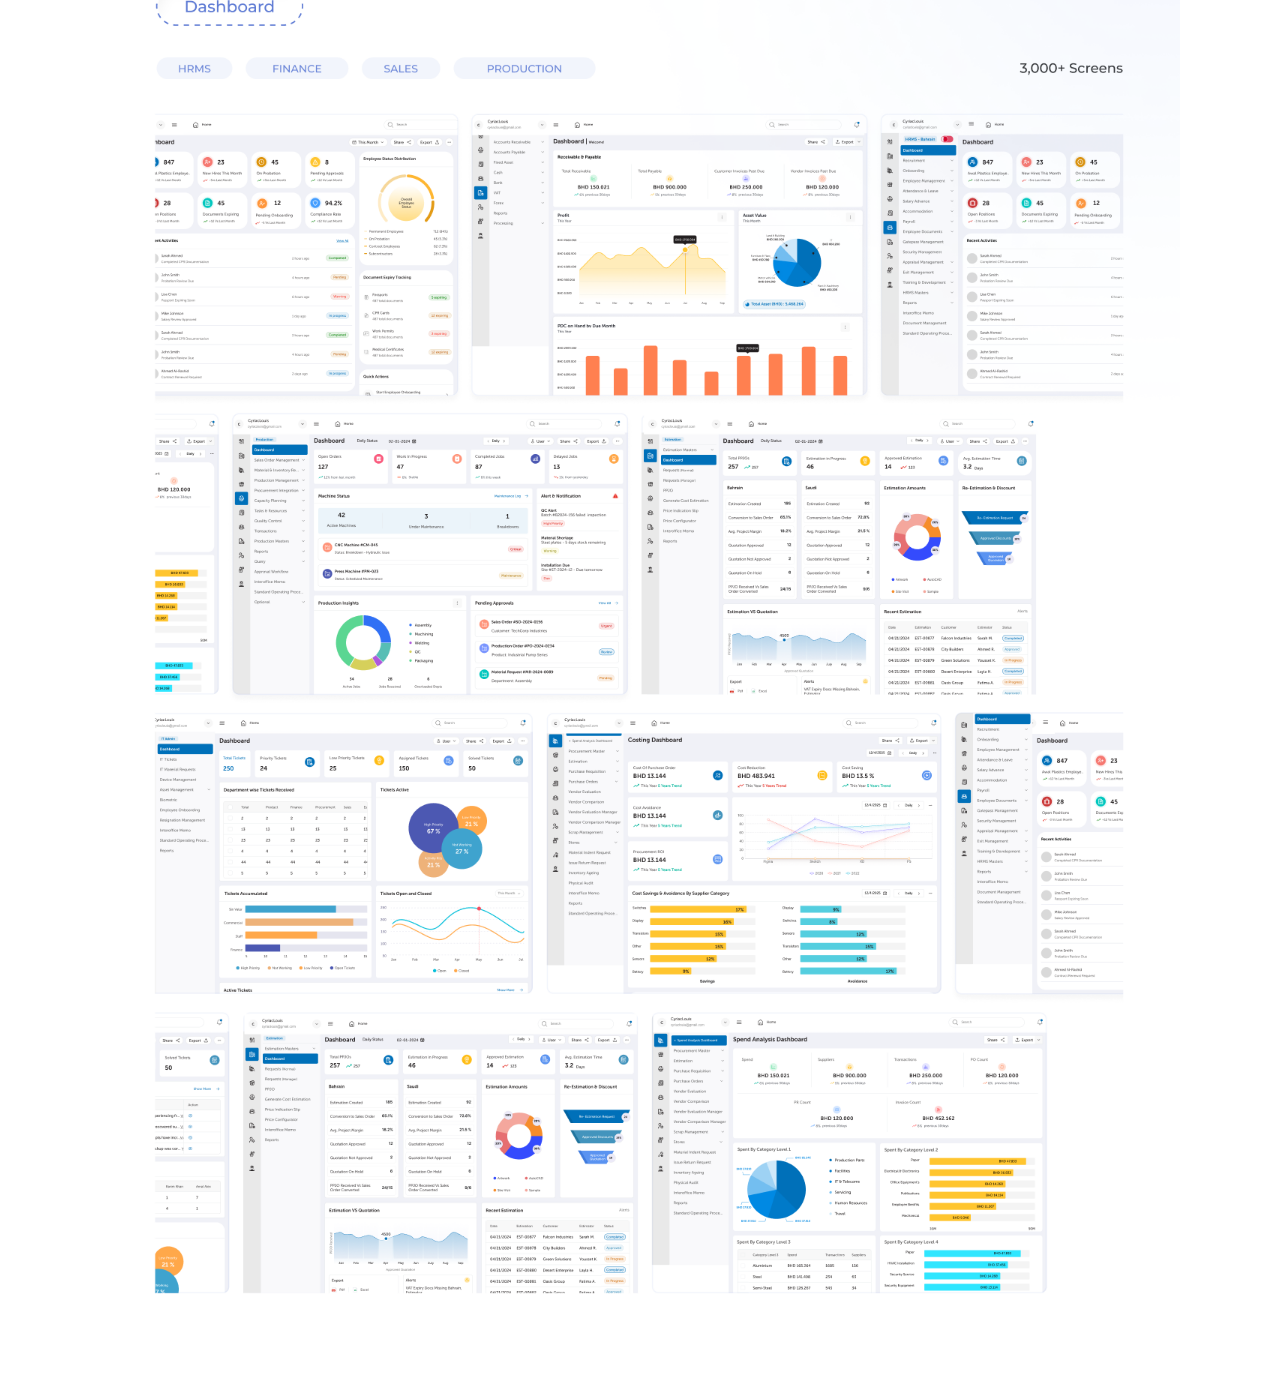
<file: awalui.html>
<!DOCTYPE html>
<html lang="en">
<head>
    <meta charset="UTF-8">
    <meta name="viewport" content="width=device-width, initial-scale=1.0">
    <title>Document</title>
    <link rel="stylesheet" href="style.css">
    <link rel="stylesheet" href="awalstyles.css">
</head>
<body>
    <style>
        img {
            width: 100%;
        }
    </style>
    <div class="aw-head">
        <a class="workflow-back" href="awalplastics.html"><img src="images/back.png" /></a>
        <h1>Awal Plastics</h1>
    </div>
    <div>
        <img src="images/projects/awcs.png" alt="">
    </div>

</body>
</html>
</file>
<file: awards.html>
<!DOCTYPE html>
<html lang="en">
<head>
    <meta charset="UTF-8">
    <meta name="viewport" content="width=device-width, initial-scale=1.0">
    <title>HonestJunior</title>
    <link rel="stylesheet" href="style.css">
    <link rel="stylesheet" href="awards.css">
    <link rel="icon" type="image/x-icon" href="/images/fav-h.png">
    <link href="https://cdn.jsdelivr.net/npm/bootstrap@5.0.2/dist/css/bootstrap.min.css" rel="stylesheet" integrity="sha384-EVSTQN3/azprG1Anm3QDgpJLIm9Nao0Yz1ztcQTwFspd3yD65VohhpuuCOmLASjC" crossorigin="anonymous">
</head>
<body>
    <div class="cursor"><div class="cursor1"></div></div>
    <!-- PRE LOADER -->
    <div class="preloader">
        <div class="boxone"></div>
            <div class="boxtwo"></div>
                <div class="texth"> H </div>
    </div> 
    <div class="topnav">
        <!-- LOGO SECTION -->
        <a href="index.html">
        <div class="L">
            <div class="logo">
                <div class="box1"></div>
                    <div class="box2"></div>
                        <img class="text" src="images/H.svg">
            </div>
        </div></a>
    </div>     
    
    <!-- NAV SECTION -->
    <nav>
        <div class="navbar">
            <a href="index.html">
                <!-- <img src="images/house.svg"> -->
                HOME</a>
            <a href="about.html">
                <!-- <img src="images/about.svg"> -->
                ABOUT</a>
        </div>
    </nav>
    <div class="hire">
        <div class="hireme">
            <a href="mailto:honestmnk@gmail.com">HIRE ME</a>
        </div>
    </div>

    <!-- AWARDS -->
        <div class="awards-sec">
            <div class="awards">
                <div class="awards-detail">
                    <h4>Best Perfomance</h4>
                    <h1>AWARDS</h1>
                </div>
                <img src="images/a-1.png">
            </div>
        </div>

    <script src="script.js"></script>
</body>
</html>
</file>
<file: editing.html>
<!DOCTYPE html>
<html lang="en">
<head>
    <meta charset="UTF-8">
    <meta name="viewport" content="width=device-width, initial-scale=1.0">
    <title>HonestJunior</title>
    <link rel="stylesheet" href="style.css">
    <link href="https://cdn.jsdelivr.net/npm/bootstrap@5.0.2/dist/css/bootstrap.min.css" rel="stylesheet" integrity="sha384-EVSTQN3/azprG1Anm3QDgpJLIm9Nao0Yz1ztcQTwFspd3yD65VohhpuuCOmLASjC" crossorigin="anonymous">
</head>
<body>
    <div class="cursor"></div>
    <!-- PRE LOADER -->
    <div class="preloader">
        <div class="boxone"></div>
            <div class="boxtwo"></div>
                <div class="texth"> H </div>
    </div> 
    <div class="topnav">
        <!-- LOGO SECTION --><a href="index.html">
        <div class="L">
            <div class="logo">
                <div class="box1"></div>
                    <div class="box2"></div>
                        <img class="text" src="images/H.svg">
            </div>
        </div></a>
    </div>     
    
    <!-- NAV SECTION -->
    <nav>
        <div class="navbar">
            <a href="index.html">HOME</a>
            <a href="#about">ABOUT</a>
        </div>
    </nav>
    <div class="hire">
        <div class="hireme">
            <a href="mailto:honestmnk@gmail.com">HIRE ME</a>
        </div>
    </div>
    </div>

    <!-- WEB PROJECTS -->
    <div class="webprojects">
        <h1>Mobile Application Design</h1>
        <div class="projects">
            <div class="one">
                <div>
                    <img src="images/projects/lightup.png">
                </div>
                <div>
                    <h1>LightUp Temples</h1>
                    <p>UI UX Design</p>
                </div>
            </div>
            <div class="one">
                <div>
                    <img src="images/projects/lightup.png">
                </div>
                <div>
                    <h1>EE Education</h1>
                    <p>UI UX Design</p>
                </div>
            </div>
            <div class="one">
                <div>
                    <img src="images/projects/lightup.png">
                </div>
                <div>
                    <h1>EH Hospital</h1>
                    <p>UI UX Design</p>
                </div>
            </div>
            <div class="one">
                <div>
                    <img src="images/projects/lightup.png">
                </div>
                <div>
                    <h1>Iffco</h1>
                    <p>UI UX Design</p>
                </div>
            </div>
        </div>
    </div>










    <script src="script.js"></script>
</body>
</html>
</file>
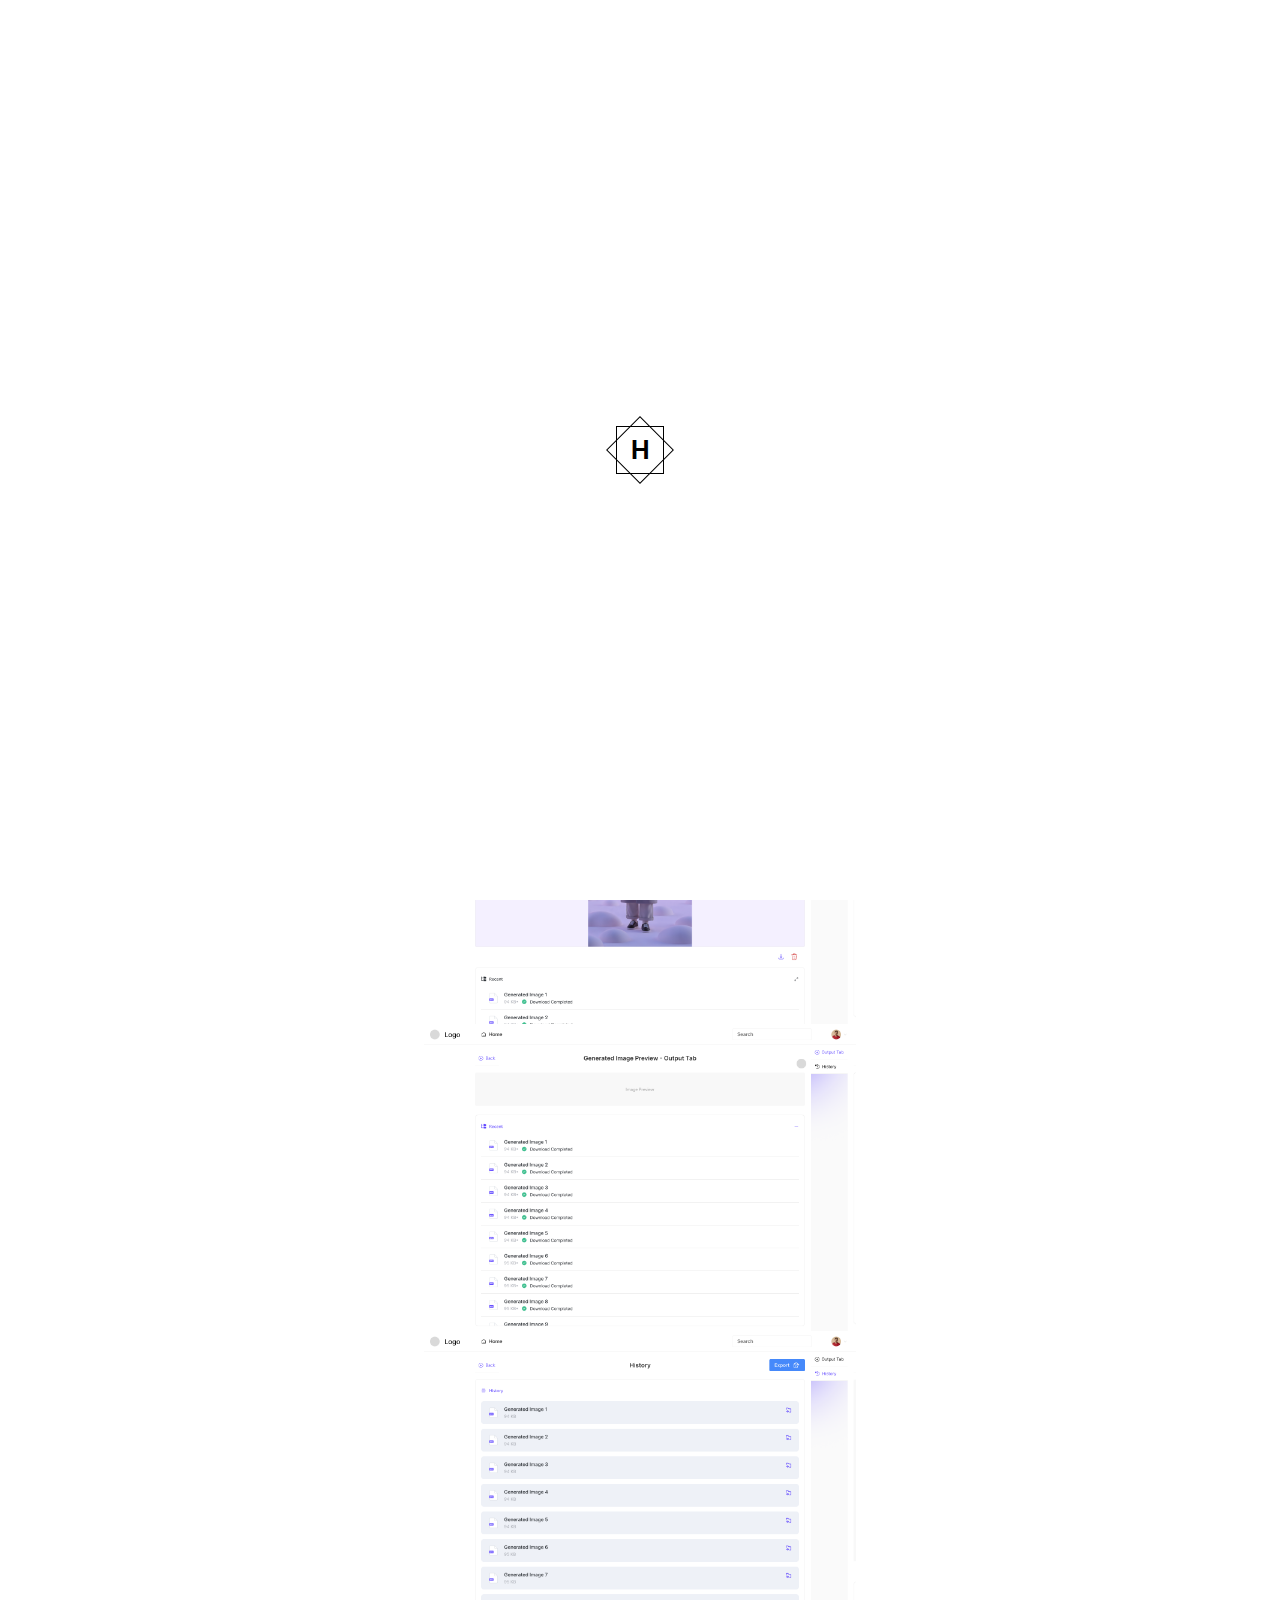
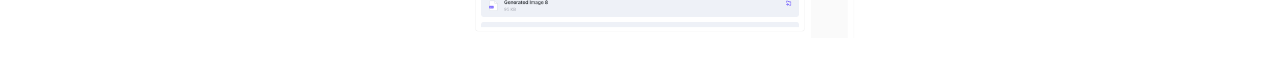
<file: imageprocess.html>
<!DOCTYPE html>
<html lang="en">
<head>
    <meta charset="UTF-8">
    <meta name="viewport" content="width=device-width, initial-scale=1.0">
    <title>HonestJunior</title>
    <link rel="stylesheet" href="style.css">
    <link rel="stylesheet" href="imageprocess.css">
    <link rel="icon" type="image/x-icon" href="/images/fav-h.png">
    <link href="https://cdn.jsdelivr.net/npm/bootstrap@5.0.2/dist/css/bootstrap.min.css" rel="stylesheet" integrity="sha384-EVSTQN3/azprG1Anm3QDgpJLIm9Nao0Yz1ztcQTwFspd3yD65VohhpuuCOmLASjC" crossorigin="anonymous">
</head>
<body>
    <div class="cursor"><div class="cursor1"></div></div>
    <!-- PRE LOADER -->
    <div class="preloader">
        <div class="boxone"></div>
            <div class="boxtwo"></div>
                <div class="texth"> H </div>
    </div> 
    <div class="aw-head">
        <a class="workflow-back" href="web.html"><img src="images/back.png" /></a>
        <h1>Ai Image Processing</h1><br>
    </div><br>
    <div class="thumb">
        <img src="images/projects/Image proccessig/Home Page.png" alt="">
        <img src="images/projects/Image proccessig/Ai Board.png" alt="">
        <img src="images/projects/Image proccessig/Ai Board2.png" alt="">
        <img src="images/projects/Image proccessig/Recent.png" alt="">
        <img src="images/projects/Image proccessig/History.png" alt="">
    </div><br>

































    <script src="script.js"></script>
    <!-- <script src="https://cdn.jsdelivr.net/npm/bootstrap@5.0.2/dist/js/bootstrap.bundle.min.js" integrity="sha384-MrcW6ZMFYlzcLA8Nl+NtUVF0sA7MsXsP1UyJoMp4YLEuNSfAP+JcXn/tWtIaxVXM" crossorigin="anonymous"></script>
    <script src="https://cdn.jsdelivr.net/npm/@popperjs/core@2.9.2/dist/umd/popper.min.js" integrity="sha384-IQsoLXl5PILFhosVNubq5LC7Qb9DXgDA9i+tQ8Zj3iwWAwPtgFTxbJ8NT4GN1R8p" crossorigin="anonymous"></script>
    <script src="https://cdn.jsdelivr.net/npm/bootstrap@5.0.2/dist/js/bootstrap.min.js" integrity="sha384-cVKIPhGWiC2Al4u+LWgxfKTRIcfu0JTxR+EQDz/bgldoEyl4H0zUF0QKbrJ0EcQF" crossorigin="anonymous"></script> -->
</body>
</html>
</file>
<file: mobile.html>
<!DOCTYPE html>
<html lang="en">
<head>
    <meta charset="UTF-8">
    <meta name="viewport" content="width=device-width, initial-scale=1.0">
    <title>HonestJunior</title>
    <link rel="stylesheet" href="style.css">
    <link rel="icon" type="image/x-icon" href="/images/fav-h.png">
    <link href="https://cdn.jsdelivr.net/npm/bootstrap@5.0.2/dist/css/bootstrap.min.css" rel="stylesheet" integrity="sha384-EVSTQN3/azprG1Anm3QDgpJLIm9Nao0Yz1ztcQTwFspd3yD65VohhpuuCOmLASjC" crossorigin="anonymous">
</head>
<body>
    <div class="cursor"></div>
    <!-- PRE LOADER -->
    <div class="preloader">
        <div class="boxone"></div>
            <div class="boxtwo"></div>
                <div class="texth"> H </div>
    </div> 
    <div class="topnav">
        <!-- LOGO SECTION --><a href="index.html">
        <div class="L">
            <div class="logo">
                <div class="box1"></div>
                    <div class="box2"></div>
                        <img class="text" src="images/H.svg">
            </div>
        </div></a>
    </div>     
    
    <!-- NAV SECTION -->
    <nav>
        <div class="navbar">
            <a href="index.html">HOME</a>
            <a href="about.html">ABOUT</a>
        </div>
    </nav>
    <div class="hire">
        <div class="hireme">
            <a href="mailto:honestuiux@gmail.com">HIRE ME</a>
        </div>
    </div>
    </div>

    <!-- WEB PROJECTS -->
    <div class="webprojects">
        <h1>Web Development - UI</h1>
        <div class="projects">
            <div class="one">
                <div>
                    <a href="https://idaividasagayamadha.vercel.app/"><img src="images/projects/mary.png"></a>
                </div>
                <div>
                    <h2>Mary Perpetual Help Church</h2>
                    <p>UI UX Design - UI Development</p>
                </div>
            </div>
        </div>
    </div>










    <script src="script.js"></script>
</body>
</html>
</file>
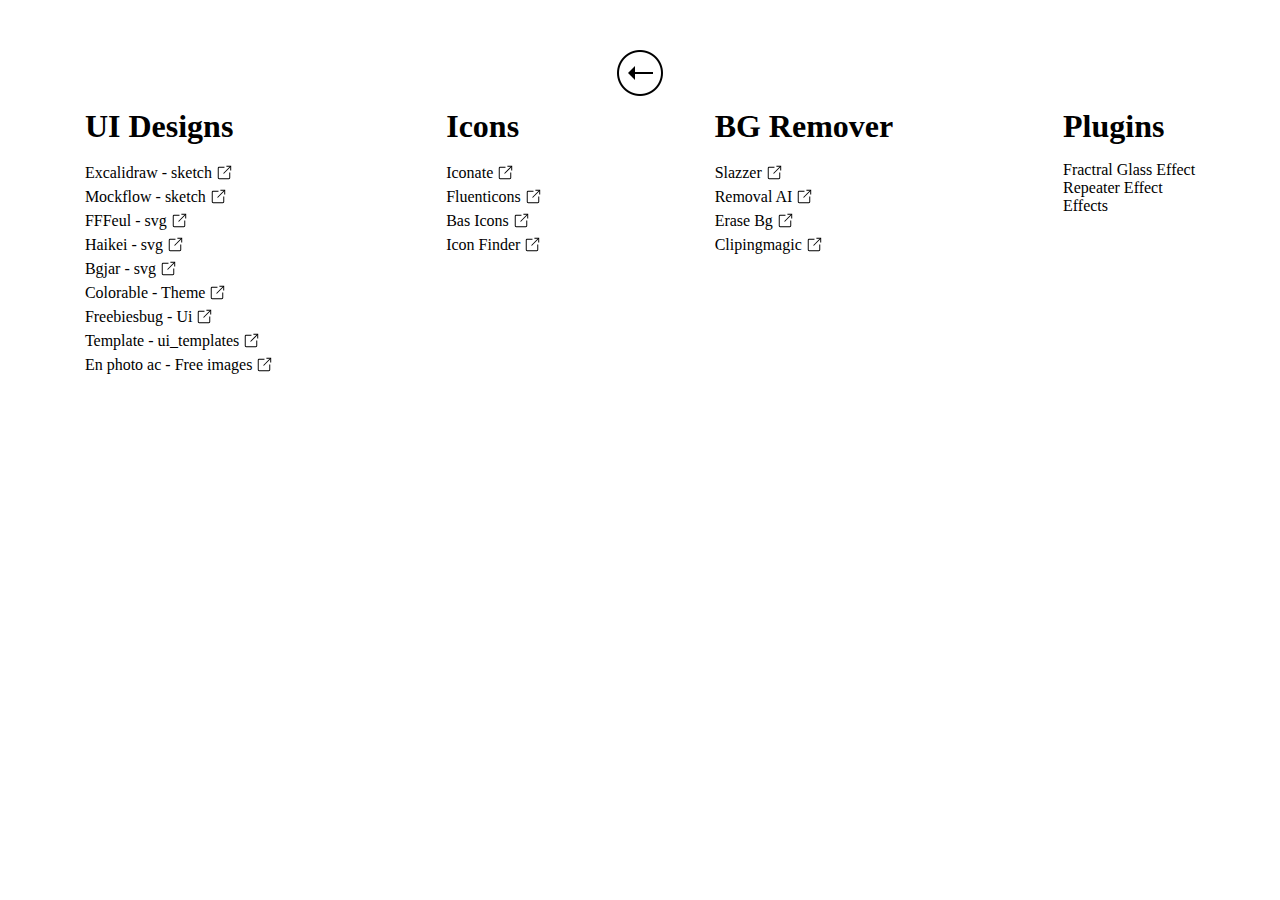
<file: sites.html>
<!DOCTYPE html>
<html lang="en">
<head>
    <meta charset="UTF-8">
    <meta name="viewport" content="width=device-width, initial-scale=1.0">
    <title>Document</title>
    <link rel="stylesheet" href="sitesstyle.css">
</head>
<body>
    <a class="sites-back" href="index.html"><img src="images/back.png" /></a>
    <section>
        <div class="sites">
            <div class="ui">
                <h1>UI Designs</h1>
                <div class="site">
                    <a href="https://excalidraw.com/">Excalidraw - sketch<img src="images/external-link.svg"></a>
                    <a href="https://mockflow.com/">Mockflow - sketch<img src="images/external-link.svg"></a>
                    <a href="https://www.fffuel.co/">FFFeul - svg<img src="images/external-link.svg"></a>
                    <a href="https://app.haikei.app/">Haikei - svg <img src="images/external-link.svg"></a>
                    <a href="https://bgjar.com/">Bgjar - svg <img src="images/external-link.svg"></a>
                    <a href="https://colorable.jxnblk.com/">Colorable - Theme <img src="images/external-link.svg"></a>
                    <a href="https://freebiesbug.com/">Freebiesbug - Ui <img src="images/external-link.svg"></a>
                    <a href="https://www.template.net/">Template - ui_templates <img src="images/external-link.svg"></a>
                    <a href="https://en.photo-ac.com/">En photo ac - Free images <img src="images/external-link.svg"></a>
                </div>
            </div>
            <div class="ui">
                <h1>Icons</h1>
                <div class="site">
                    <a href="https://ikonate.com/">Iconate <img src="images/external-link.svg"></a>
                    <a href="https://fluenticons.co/">Fluenticons <img src="images/external-link.svg"></a>
                    <a href="https://basicons.xyz/">Bas Icons <img src="images/external-link.svg"></a>
                    <a href="https://www.iconfinder.com/">Icon Finder <img src="images/external-link.svg"></a>
                </div>
            </div>
            <div class="ui">
                <h1>BG Remover</h1>
                <div class="site">
                    <a href="https://www.slazzer.com/">Slazzer <img src="images/external-link.svg"></a>
                    <a href="https://removal.ai/">Removal AI <img src="images/external-link.svg"></a>
                    <a href="https://www.erase.bg/">Erase Bg <img src="images/external-link.svg"></a>
                    <a href="https://clippingmagic.com/ ">Clipingmagic <img src="images/external-link.svg"></a>
                </div>
            </div>
            <div class="ui">
                <h1>Plugins</h1>
                <div class="site">
                    <a href="">Fractral Glass Effect</a>
                    <a href="">Repeater Effect</a>
                    <a href="">Effects</a>
                </div>
            </div>
        </div>
    </section>
</body>
</html>
</file>
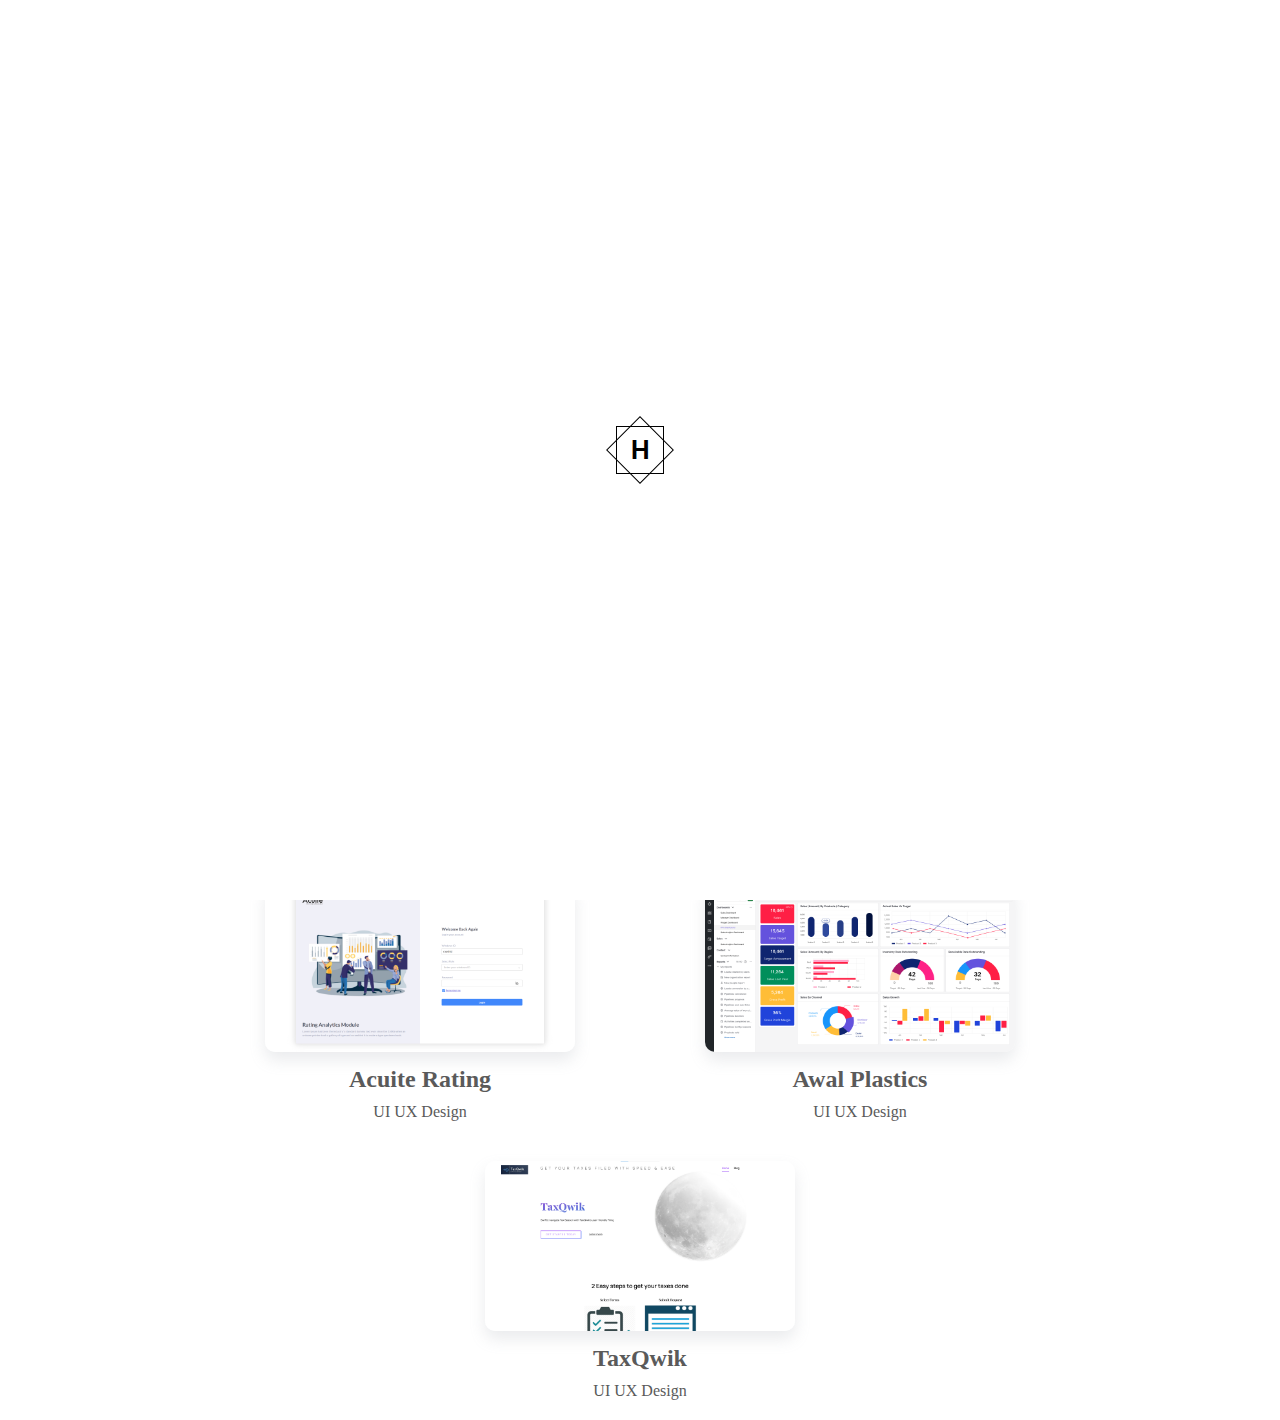
<file: web.html>
<!DOCTYPE html>
<html lang="en">
<head>
    <meta charset="UTF-8">
    <meta name="viewport" content="width=device-width, initial-scale=1.0">
    <title>HonestJunior</title>
    <link rel="stylesheet" href="style.css">
    <link rel="icon" type="image/x-icon" href="/images/fav-h.png">
    <link href="https://cdn.jsdelivr.net/npm/bootstrap@5.0.2/dist/css/bootstrap.min.css" rel="stylesheet" integrity="sha384-EVSTQN3/azprG1Anm3QDgpJLIm9Nao0Yz1ztcQTwFspd3yD65VohhpuuCOmLASjC" crossorigin="anonymous">
</head>
<body>
    <div class="cursor"></div>
    <!-- PRE LOADER -->
    <div class="preloader">
        <div class="boxone"></div>
            <div class="boxtwo"></div>
                <div class="texth"> H </div>
    </div> 
    <div class="topnav">
        <!-- LOGO SECTION --><a href="index.html">
        <div class="L">
            <div class="logo">
                <div class="box1"></div>
                    <div class="box2"></div>
                        <img class="text" src="images/H.svg">
            </div>
        </div></a>
    </div>     
    
    <!-- NAV SECTION -->
    <nav>
        <div class="navbar">
            <a href="index.html">HOME</a>
            <a href="about.html">ABOUT</a>
        </div>
    </nav>
    <div class="hire">
        <div class="hireme">
            <a href="mailto:honestmnk@gmail.com">HIRE ME</a>
        </div>
    </div>
    </div>

    <!-- WEB PROJECTS -->
    <div class="webprojects">
        <h1>Website Design</h1>
        <div class="projects">
            <div class="one">
                <div>
                    <a href="https://lightuptemples.com/"><img src="images/projects/lightup.png"></a>
                </div>
                <div>
                    <h2>LightUp Temples</h2>
                    <p>UI UX Design</p>
                </div>
            </div>
            <div class="one">
                <div>
                    <a href="https://rameducation.colanapps.in/"><img src="images/projects/EE.png"></a>
                </div>
                <div>
                    <h2>EE Education</h2>
                    <p>UI UX Design</p>
                </div>
            </div>
            <div class="one">
                <div>
                    <a href="https://rammedical.colanapps.in/"><img src="images/projects/EH.png"></a>
                </div>
                <div>
                    <h2>EH Hospital</h2>
                    <p>UI UX Design</p>
                </div>
            </div>
            <div class="one">
                <div>
                    <a href="https://mistnove.com/"><img src="images/projects/mistnov.png"></a>
                </div>
                <div>
                    <h2>Mistnov</h2>
                    <p>UI UX Design</p>
                </div>
            </div>
            <div class="one">
                <div>
                    <a ref="https://www.acuite.in/"><img src="images/projects/acuite.jpg" style="cursor: not-allowed;"></a>
                </div>
                <div>
                    <h2>Acuite Rating</h2>
                    <p>UI UX Design</p>
                </div>
            </div>
            <div class="one">
                <div>
                    <a ref="https://awalplastics.com/"><img src="images/projects/awal.png" style="cursor: not-allowed;"></a>
                </div>
                <div>
                    <h2>Awal Plastics</h2>
                    <p>UI UX Design</p>
                </div>
            </div>
            <div class="one">
                <div>
                    <a href="https://taxqwik.com/"><img src="images/projects/taxqwik.png"></a>
                </div>
                <div>
                    <h2>TaxQwik</h2>
                    <p>UI UX Design</p>
                </div>
            </div>
            
        </div>
    </div>

    



    




    <script src="script.js"></script>
</body>
</html>
</file>
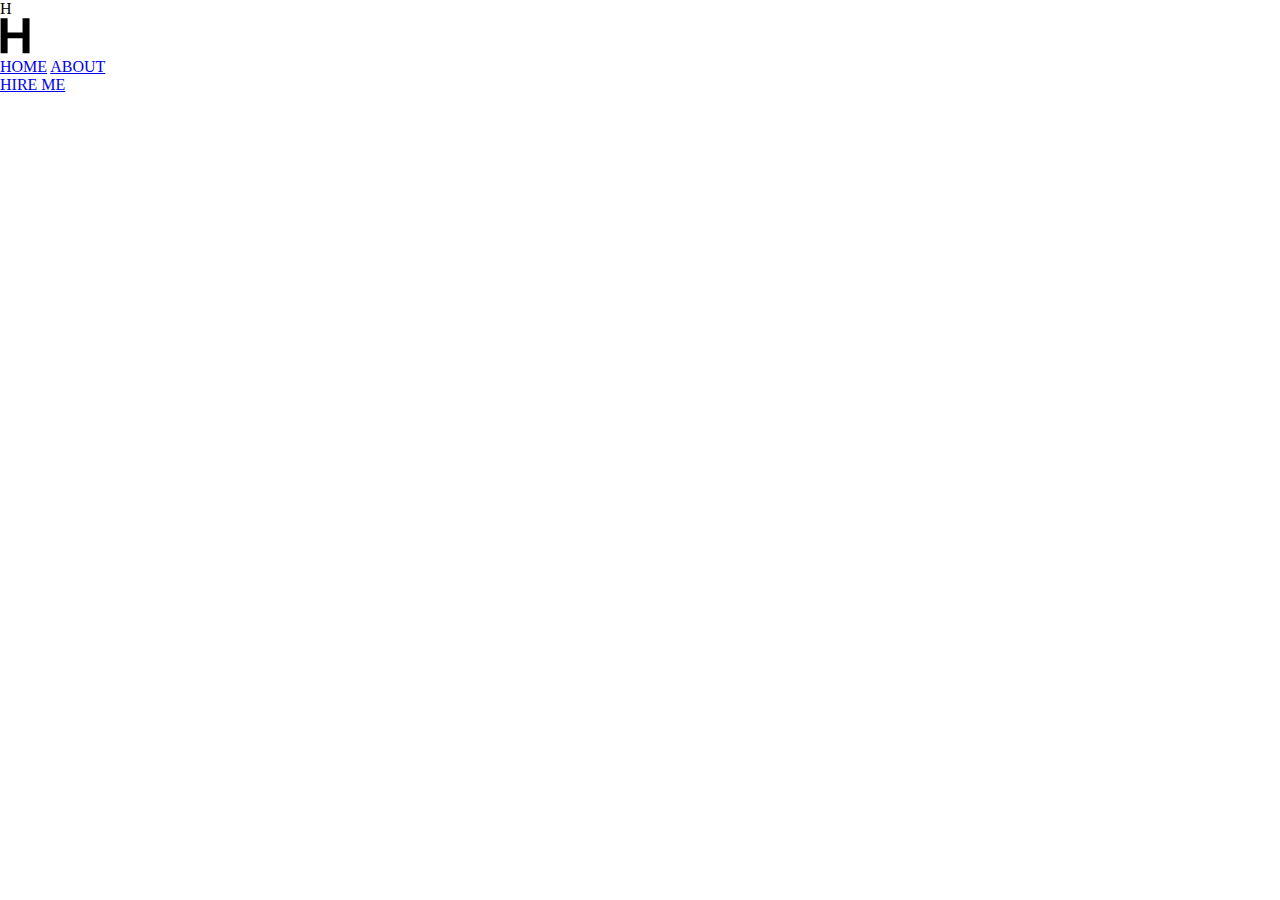
<file: workflow.html>
<!DOCTYPE html>
<html lang="en">
<head>
    <meta charset="UTF-8">
    <meta name="viewport" content="width=device-width, initial-scale=1.0">
    <title>HonestJunior</title>
    <link rel="stylesheet" href="workflow-style.css">
    <link rel="icon" type="image/x-icon" href="/images/fav-h.png">
    <link href="https://cdn.jsdelivr.net/npm/bootstrap@5.0.2/dist/css/bootstrap.min.css" rel="stylesheet" integrity="sha384-EVSTQN3/azprG1Anm3QDgpJLIm9Nao0Yz1ztcQTwFspd3yD65VohhpuuCOmLASjC" crossorigin="anonymous">
</head>
<body>
    <div class="cursor"><div class="cursor1"></div></div>
    <!-- PRE LOADER -->
    <div class="preloader">
        <div class="boxone"></div>
            <div class="boxtwo"></div>
                <div class="texth"> H </div>
    </div> 
    <div class="topnav">
        <!-- LOGO SECTION -->
        <a href="index.html">
        <div class="L">
            <div class="logo">
                <div class="box1"></div>
                    <div class="box2"></div>
                        <img class="text" src="images/H.svg">
            </div>
        </div></a>
    </div>     
    
    <!-- NAV SECTION -->
    <nav>
        <div class="navbar">
            <a href="index.html">
                <!-- <img src="images/house.svg"> -->
                HOME</a>
            <a href="about.html">
                <!-- <img src="images/about.svg"> -->
                ABOUT</a>
        </div>
    </nav>
    <div class="hire">
        <div class="hireme">
            <a href="mailto:honestmnk@gmail.com">HIRE ME</a>
        </div>
    </div>







    
    <script src="script.js"></script>
</body>
</html>
</file>
<file: style.css>
*{
    margin: 0%;
    padding: 0%;
    box-sizing: border-box;
}
@font-face {
    font-family: pop;
    src: url(fonts/poppins_semi-bold.ttf);
}
/* CURSOR */
.cursor {
    display: block;
    width: 25px;
    height: 25px;
    position: absolute;
    top: 50%;
    left: 50%;
    transform: translate(-50%);
    border-radius: 50%;
    background: transparent;
    pointer-events: none;
    z-index: 111;
    border: 1px solid #000000;
    transition: all 0.2s ease-out;
    animation: moveCursor1 .5s infinite alternate;
    
  }

  .expand {
    background: transparent;
    animation: moveCursor2 .2s forwards;
    border: 1px solid #000000;
  }
  
  @keyframes moveCursor1 {
    from {
        transform: scale(1);
    }
  
    to {
        transform: scale(.8);
    }
  }
  
  @keyframes moveCursor2 {
    0% {
        transform: scale(1);
    }
  
    50% {
        transform: scale(2);
    }
  
    100% {
        transform: scale(1);
        opacity: 0;
    }
  }
  @media (max-width: 768px) {
    .cursor{
        display: none;
    }
  }
  
/* PRE LOADER */
.preloader {
    position: fixed;
    top: 0;
    left: 0;
    width: 100%;
    height: 100%;
    background-color: #fff;
    display: flex;
    justify-content: center;
    align-items: center;
    z-index: 9999;
}
.boxone{
    background-color: transparent;
    border: 1px solid black;
    width: 48px;
    height: 48px;
    animation: spin1 1.5s cubic-bezier(.47,1.64,.41,.8);
}
.boxtwo{
    position: absolute;
    background-color: transparent;
    border: 1px solid black;
    width: 48px;
    height: 48px;
    rotate: -45deg;
    animation: spin2 1.5s cubic-bezier(.47,1.64,.41,.8);
}
.texth{
    position: absolute;
    font-size: 26px;
    font-family: pop;
}
@keyframes spin1 {
    0% { transform: rotate(0deg); }
    100% { transform: rotate(-45deg); }
}
@keyframes spin2 {
    0% { transform: rotate(0deg); }
    100% { transform: rotate(45deg); }
}

/* LOGO SECTION */
.topnav{
    display: flex;
    flex-wrap: wrap;
}
.L{
    padding: 50px 100px;
    position: absolute;
    z-index: 5;        
    transition: all 400ms cubic-bezier(.47,1.64,.41,.8);

}
.logo{
    display: flex;
    justify-content: center;
    align-items: center;
}
.box1{
    background-color: transparent;
    border: 1px solid black;
    width: 78px;
    height: 78px;       
    transition: all 400ms cubic-bezier(.47,1.64,.41,.8);

}
.box2{
    position: absolute;
    background-color: transparent;
    border: 1px solid black;
    width: 78px;
    height: 78px;
    rotate: -45deg;        
    transition: all 400ms cubic-bezier(.47,1.64,.41,.8);

}
.text{
    position: absolute;
    width: 30px;
    transition: all 400ms cubic-bezier(.47,1.64,.41,.8);
}
.L:hover{
    .box1{
        opacity: 0;
        transition: all 400ms cubic-bezier(.47,1.64,.41,.8);
    }
    .box2{
        rotate: 45deg;
        transition: all 400ms cubic-bezier(.47,1.64,.41,.8);
        width: 48px;
        height: 48px;
    }
    .text{
        width: 40px;
        transition: all 400ms cubic-bezier(.47,1.64,.41,.8);
    }
    cursor: pointer;
}
/* logo mobile */
@media (max-width: 768px) {
    .L{
        padding: 20px 25px;
    }
    .logo{
        display: flex;
        justify-content: center;
        align-items: center;
    }
    .box1{
        background-color: transparent;
        border: 1px solid black;
        width: 38px;
        height: 38px;
    }
    .box2{
        position: absolute;
        background-color: transparent;
        border: 1px solid black;
        width: 38px;
        height: 38px;
        rotate: -45deg;
    }
    .text{
        position: absolute;
        width: 15px;
    }
    .logo:hover{
        .box1{
            opacity: 0;
            transition: all 400ms cubic-bezier(.47,1.64,.41,.8);
        }
        .box2{
            rotate: 45deg;
            transition: all 400ms cubic-bezier(.47,1.64,.41,.8);
            width: 28px;
            height: 28px;
        }
        .text{
            width: 22px;
            transition: all 400ms cubic-bezier(.47,1.64,.41,.8);
        }
    }
}



/* NAV SECTION */
nav{
    position: relative;
    display: flex;
    justify-content: center;
    left: 0%;
    top: 50px;
}
.navbar{
    display: flex;
    justify-content: center;
    width: 400px;
}
.navbar a{
    color: black;
    text-decoration: none;
    font-family: pop;
    background-color: white;
    border: 1px solid #cacaca;
    padding: 5px 30px;
    border-radius: 20px;
    font-size: 16px;
    background: rgba(255, 255, 255, 0.514);
    backdrop-filter: blur(2px);
    display: flex;
    align-items: center;
    gap: 10px;
}
.navbar a:hover{
    color: #5a5a5a;
    border: 1px solid black;
}

.hire{
    position: relative;
    float: right;
    right: 100px;
}
.hireme{
    margin-top: 10px;
}
.hire a{
    color: rgb(255, 255, 255);
    text-decoration: none;
    font-family: pop;
    font-size: 16px;
    background-color: rgb(0, 0, 0);
    border: 1px solid #000000;
    padding: 5px 30px;
    border-radius: 20px;
}
.hire a:hover{
    background-color: white;
    color: black;
    transition: .2s;
    box-shadow: rgba(149, 157, 165, 0.2) 0px 0px 24px;
}
/* NAV MOBILE */
@media (max-width: 768px) {
    nav{
        margin-left: 100px;
        top: 16px;
        display: flex;
        justify-content: center;
    }
    .navbar{
        display: flex;
        justify-content: center;
        width: 200px;
        right: -2%;
    }
    .navbar a{
        color: black;
        text-decoration: none;
        font-family: pop;
        border: 1px solid #a5a5a5;
        padding: 5px 15px;
        border-radius: 20px;
        font-size: 12px;
        background: rgba(255, 255, 255, 0.514);
        backdrop-filter: blur(2px);
    }
    .hire{
        position: relative;
        float: none;
        right: 0px;
    }
    .hireme{
        display: none;
    }
    .hire a{
        font-size: 12px;
        padding: 10px 25px;
        border-radius: 20px;
    }
}
/* TAB */
@media (min-width: 424px) and (max-width: 768px) {
    nav{
        margin-left: 0%;
        display: flex;
        justify-content: center;
    }
}

/* HERO SECTION */
.hero{
    position: relative;
    top: 150px;
    width: 100%;
    z-index: -99999;
}
.uiux{
    position: relative;
    font-family: pop;
    font-size: 150px;
    text-align: center;
    margin-left: 130px;
    color: black;
}
.onlyuiux{
    color: black;
    /* -webkit-text-stroke: 6px rgba(0, 0, 0, 0.171); */
}
.typewrite{
    position: absolute;
    left: 50%;
    transform: translate(-50%);
    font-size: 20px;
    white-space: nowrap;
    overflow: hidden;
    border-right: 4px solid #000000;
    animation: cursor 1s step-start infinite, 
       text 5s steps(18) alternate infinite;
}
@keyframes cursor {
    0%, 100% { 
      border-color: #000000; 
    }
  }
  
  @keyframes text {
    0% { 
      width: 0; 
    }
    100% { 
      width: 24ch; 
    }
  }

  @media (min-width: 1024px) and (max-width: 1440px) {
    .uiux{
        font-size: 80px;
    }
  }

  /* shadow */

  .typewrite-shadow{
    position: absolute;
    left: 50%;
    transform: translate(-50%);
    font-size: 20px;
    white-space: nowrap;
    overflow: hidden;
    border-right: 4px solid #000000;
    animation: cursor 1s step-start infinite, 
       text 5s steps(18) alternate infinite;
    transform: rotatex(35deg);
    top: 10px;
    opacity: .4;
    filter: blur(4px);
    
}
@keyframes cursor {
    0%, 100% { 
      border-color: #000000; 
    }
  }
  
  @keyframes text {
    0% { 
      width: 0; 
    }
    100% { 
      width: 24ch; 
    }
  }
  @media (min-width: 1024px) and (max-width: 1440px) {
    .typewrite{
        margin-top: -30px;
    }
    .typewrite-shadow{
        margin-top: -30px;
        
    }
  }
.myprofile{
    display: flex;
    flex-direction: column;
    justify-content: center;
    align-items: center;
    margin-top: -100px;
}
.profile img{
    width: 600px;
    filter: drop-shadow(2px 2px 4px rgba(0, 0, 0, 0.2));
}

.mydetails h1{
    font-size: 50px;
    margin-bottom: 0;
}
.mydetails p{
    margin-bottom: 0;
}
.mydetails h5{
    font-size: 18px;
    margin-top: -10px;
}
.mydetails{
    background-color: #000000;
    padding: 5px 50px;
    color: white;
    border-radius: 16px;
}
@media (min-width: 1024px) and (max-width: 1440px) {
    .myprofile{
        margin-top: 0px;
    }
}
@media (max-width: 768px) {
    .hero{
        position: relative;
        top: 80px;
        width: 100%;
    }
    .uiux{
        font-family: pop;
        font-size: 55px;
        text-align: center;
        line-height: 112%;
        margin-left: 0%;
    }
    .onlyuiux{
        color: black;
        -webkit-text-stroke: 4px rgba(0, 0, 0, 0.171);
    }
    .myprofile{
        display: flex;
        flex-direction: column;
        justify-content: center;
        align-items: center;
        margin-top: -40px;
    }
    .profile img{
        width: 300px;
    }
    .mydetails h1{
        font-size: 25px;
    }
    .mydetails p{
        font-size: 10px;
        margin-bottom: 6px;
    }
    .mydetails h5{
        font-size: 12px;
    }
    .mydetails{
        background-color: #000000;
        padding: 5px 30px 0px;
        color: white;
        border-radius: 4px;
        box-shadow: rgba(0, 0, 0, 0.411) 0px 2px 8px 0px;
    }
    .typewrite{
        font-size: 12px;
        top: -40px;
    }
    .typewrite-shadow{
        top: -30px;
        opacity: .4;
        filter: blur(4px);
        transform: rotatex(15deg);
        left: 50%;
        font-size: 10px;
    }   
}
@media (min-width: 768px) and (max-width: 1024px) {
    .uiux{
        font-size: 60px;
    }
    .myprofile{
        margin-top: 0px;
    }
    .typewrite{
        margin-top: -30px;
    }
    .typewrite-shadow{
        margin-top: -30px;
    }
}

/* AFTER EFFECTS */
.float .ae{
    width: 60px;
    position: relative;
    float: right;
    right: 30%;
    rotate: -20deg;
}
.float{
    animation-name: floating;
    animation-duration: 3s;
    animation-iteration-count: infinite;
    animation-timing-function: ease-in-out;
    margin-left: 30px;
    margin-top: 5px;
}
@keyframes floating {
    from { transform: translate(0,  0px); }
    65%  { transform: translate(0, 15px); }
    to   { transform: translate(0, -0px); }    
}
/* PREMIERE PRO */
.float1 .pr{
    width: 60px;
    position: relative;
    float: right;
    right: 20%;
    top: 50px;
    rotate: 28deg;
}
.float1{
    animation-name: floating1;
    animation-duration: 4s;
    animation-iteration-count: infinite;
    animation-timing-function: ease-in-out;
    margin-left: 30px;
    margin-top: 5px;
}
@keyframes floating1 {
    from { transform: translate(0,  0px); }
    45%  { transform: translate(0, 15px); }
    to   { transform: translate(0, -0px); }    
}

/* ADOBE XD */
.float .xd{
    width: 60px;
    position: relative;
    float: left;
    left: 30%;
    rotate: 20deg;
}
.float{
    animation-name: floating;
    animation-duration: 3s;
    animation-iteration-count: infinite;
    animation-timing-function: ease-in-out;
    margin-left: 30px;
    margin-top: 5px;
}
@keyframes floating {
    from { transform: translate(0,  0px); }
    65%  { transform: translate(0, 15px); }
    to   { transform: translate(0, -0px); }    
}

/* RUSH */
.float1 .rush{
    width: 60px;
    position: relative;
    float: left;
    left: 20%;
    top: 50px;
    rotate: -28deg;
}
.float1{
    animation-name: floating1;
    animation-duration: 4s;
    animation-iteration-count: infinite;
    animation-timing-function: ease-in-out;
    margin-left: 30px;
    margin-top: 5px;
}
@keyframes floating1 {
    from { transform: translate(0,  0px); }
    45%  { transform: translate(0, 15px); }
    to   { transform: translate(0, -0px); }    
}

/* ILLUSTRATION */
.float2 .ai{
    width: 60px;
    position: relative;
    float: left;
    left: 20%;
    top: -150px;
    rotate: 20deg;
}
.float2{
    animation-name: floating3;
    animation-duration: 3s;
    animation-iteration-count: infinite;
    animation-timing-function: ease-in-out;
    margin-left: 30px;
    margin-top: 5px;
}
@keyframes floating3 {
    from { transform: translate(0,  0px); }
    25%  { transform: translate(0, 15px); }
    65%  { transform: translate(0, 25px); }
    to   { transform: translate(0, -0px); }    
}

/* PHOTOSHOP */
.float2 .ps{
    width: 60px;
    position: relative;
    float: right;
    right: 20%;
    top: -150px;
    rotate: -20deg;
}
.float2{
    animation-name: floating3;
    animation-duration: 3s;
    animation-iteration-count: infinite;
    animation-timing-function: ease-in-out;
    margin-left: 30px;
    margin-top: 5px;
}
@keyframes floating3 {
    from { transform: translate(0,  0px); }
    25%  { transform: translate(0, 15px); }
    65%  { transform: translate(0, 25px); }
    to   { transform: translate(0, -0px); }    
}

/* CREATIE */
.float3 .creatie{
    width: 60px;
    position: relative;
    float: right;
    right: 25%;
    top: -220px;
    rotate: 0deg;
}
.float3{
    animation-name: floating4;
    animation-duration: 3s;
    animation-iteration-count: infinite;
    animation-timing-function: ease-in-out;
    margin-left: 30px;
    margin-top: 5px;
}
@keyframes floating4 {
    from { transform: translate(0,  0px); }
    35%  { transform: translate(0, 15px); }
    75%  { transform: translate(0, 30px); }
    to   { transform: translate(0, -0px); }    
}

/* BLENDER */
.float3 .blender{
    width: 60px;
    position: relative;
    float: left;
    left: 6%;
    top: -80px;
    rotate: 0deg;
}
.float3{
    animation-name: floating4;
    animation-duration: 3s;
    animation-iteration-count: infinite;
    animation-timing-function: ease-in-out;
    margin-left: 30px;
    margin-top: 5px;
}
@keyframes floating4 {
    from { transform: translate(0,  0px); }
    35%  { transform: translate(0, 15px); }
    75%  { transform: translate(0, 30px); }
    to   { transform: translate(0, -0px); }    
}
/* SPLINE */
.float2 .spline{
    width: 60px;
    position: relative;
    float: right;
    right: 6%;
    top: -80px;
}
.float2{
    animation-name: floating3;
    animation-duration: 3s;
    animation-iteration-count: infinite;
    animation-timing-function: ease-in-out;
    margin-left: 30px;
    margin-top: 5px;
}
@keyframes floating3 {
    from { transform: translate(0,  0px); }
    35%  { transform: translate(0, 15px); }
    75%  { transform: translate(0, 30px); }
    to   { transform: translate(0, -0px); }    
}
/* FIGMA */
.float3 .figma{
    width: 60px;
    position: relative;
    float: left;
    left: 25%;
    top: -220px;
    rotate: 0deg;
}
.float3{
    animation-name: floating4;
    animation-duration: 3s;
    animation-iteration-count: infinite;
    animation-timing-function: ease-in-out;
    margin-left: 30px;
    margin-top: 5px;
}
@keyframes floating4 {
    from { transform: translate(0,  0px); }
    35%  { transform: translate(0, 15px); }
    75%  { transform: translate(0, 30px); }
    to   { transform: translate(0, -0px); }    
}

/* MOBILE */
@media (max-width: 768px) {
    .floats{
        margin: 0 1%;
        box-sizing: border-box;
    }
    .float .ae{
        width: 25px;
        float: right;
        right: 12.5%;
    }
    .float1 .pr{
        width: 25px;
        float: right;
        right: 13.5%;    
    }
    .float .xd{
        width: 25px;
        float: left;
        left: 5%;
    }
    .float1 .rush{
        width: 25px;
        float: left;
        left: 5%;   
    }
    .float2 .ai{
        width: 25px;
        float: left;
        left: 5%;
        top: 0%;
    }
    .float2 .ps{
        width: 25px;
        float: right;
        right: 13%;
        top: 0%;
    }
    .float3 .creatie{
        width: 25px;
        float: right;
        right: 0%;
        top: -50px;
    }
    .float3 .figma{
        width: 25px;
        float: left;
        left: -10%;
        top: -50px;
    }
    .float3 .blender{
        width: 25px;
        float: left;
        left: -30%;
        top: -66px;
    }
    .float2 .spline{
        width: 20px;
        float: right;
        right: -22%;
        top: -60px;
    }
}
@media (min-width: 1024px) and (max-width: 1440px) {
    .floats{
        margin-left: -2%;
    }
    .float3 .blender{
        left: -10%;
    }
    .float2 .spline{
        right: -10%;
    }
    .float3 .figma{
        left: 0%;
    }
    .float3 .creatie{
        right: 0%
    }
    .float1 .rush{
        float: left;
        left: 15%;  
        margin-top: 5%;
    }
    .float1 .pr{
        float: right;
        right: 15%;    
        margin-top: 5%;
    }
}
@media (min-width: 768px) and (max-width: 1024px) {
    .float .ae{
        width: 45px;
        right: 12%;
    }
    .float1 .pr{
        width: 45px;
        right: 10%;
    }
    .float .xd{
        width: 45px;
        left: 8%;
    }
    .float1 .rush{
        width: 45px;
        left: 8%;
    }
    .float2 .ai{
        width: 45px;
        left: 8%;
    }
    .float2 .ps{
        width: 45px;
        right: 10%;
    }
    .float3 .creatie{
        width: 45px;
        right: -4%;
    }
    .float3 .figma{
        width: 45px;
        left: -8%;
    }
    .float3 .blender{
        width: 40px;
        left: -10%;
    }
    .float2 .spline{
        width: 40px;
        right: -8%;
    }
}

/* WHAT CAN I DO */
.projectcontainer{
    position: relative;
    margin-top: 15%;
    margin-left: 15%;
    margin-right: 15%;
    margin-bottom: 5%;
    top: 15px;
}
.myendeavors{
    font-family: pop;
    font-size: 45px;
    display: flex;
    justify-content: center;
    width: 100%;
}
.scribble-bg{
    img{
    width: 300px;
    height: auto;
    }
    display: block;
    margin: 0 auto;
    background-color: #2c2c2c;
    width: 320px;
    height: 8px;

}
.myproject{
    margin-top: 60px;
}
.image img{
    width: 461px;
    border-radius: 20px;
}
.image:hover{
    img{
    transition: .3s;
    box-shadow: rgba(50, 50, 93, 0.25) 0px 50px 100px -20px, rgba(0, 0, 0, 0.3) 0px 30px 60px -30px;
}
}
.details{
    padding: 0px 30px;
}
.project{
    display: flex;
    justify-content: space-between;
    padding: 20px 0px;
}

/* MOBILE */
@media (max-width: 768px) {
    .projectcontainer{
        top: 100px;
        margin: 5%;
    }
    .myendeavors{
        font-size: 30px;
    }
    .scribble-bg{
        img{
        width: 180px;
        height: auto;
        }
        display: flex;
        justify-content: center;
    }
    .details{
        padding: 0%;
    }
    .project{
        flex-wrap: wrap;
    }
    .image img{
        width: 100%;
    }
    .myproject{
        margin-top: 0%;
    }
}
/* TAB */
@media (min-width: 1024px) and (max-width: 1440px) {
    .image img{
        width: 340px;
    }
    .projectcontainer{
        top: 80px;
        margin-bottom: 10%;
    }
}
@media (min-width: 768px) and (max-width: 1024px) {
    .image img{
        width: 300px;
    }
}

/* WEB DESIGN PAGE */
.webprojects{
    position: relative;
    top: 200px;
    margin: 0 15%;
    h1{
        padding-bottom: 20px;
        text-align: center;
    }
}
/* #p-video{
    width: 300px;
    height: 200px;
} */
.one img{
    width: 310px;
    height: 170px;
    box-shadow: rgba(149, 157, 165, 0.2) 0px 8px 16px;
    border-radius: 10px;
}
.one img:hover{
    box-shadow: rgba(50, 50, 93, 0.25) 0px 50px 100px -20px, rgba(0, 0, 0, 0.3) 0px 30px 60px -30px;
    transition: .5s;
}
.one{
    padding: 20px;
}
.one h2{
    padding: 10px;
    font-size: 24px;
}
.one{
    text-align: center;
    color: #5a5a5a;
}
.one:hover{
    color: #000;

}

.projects{
    position: relative;
    top: 10px;
    display: flex;
    flex-wrap: wrap;
    justify-content: center;
    align-items: center;
    column-gap: 90px;
}
.image{
    position: relative;
}
.web-btn{
    position: absolute;
    bottom: 10%;
    right: 6%;
}
.web-button{
    border: 1px solid #ffffff;
    padding: 5px 30px;
    border-radius: 20px;
    font-size: 16px;
    background: rgba(255, 255, 255, 0.137);
    backdrop-filter: blur(2px);
    color: rgba(255, 255, 255, 0.884);
}
.web-button:hover{
    color: #ffffff;
    border: 1px solid #e0e0e000;
    background: rgba(255, 255, 255, 0.137);
}


/* MOBILE */
@media (max-width: 768px) {
    .webprojects{
        top: 100px;
        margin: 0 10%;
    }
    .one img{
        width: 300px;
        box-shadow: rgba(149, 157, 165, 0.2) 0px 8px 24px;
        border-radius: 10px;
        height: 160px;
    }
    .projects{
        flex-wrap: wrap;
        margin-top: 20px;
    }
    .one{
        padding: 10px;
    }
    .one h1{
        padding: 5px;
    }
}

/* ABOUT US */
.aboutme{
    position: relative;
    top: 150px;
    margin-left: 15%;
    margin-right: 15%;
}
.about{
    padding: 30px;
    background-color: #f7f7f7;
}
.about h1{
    font-family: pop;
    font-size: 56px;
    text-align: center;
    margin-top: -60px;
}
.myself{
    padding: 20px 0px;
}
.resume-btns{
    display: flex;
    gap: 30px;
}

/* MOBILE */
@media (max-width: 768px) {
    .aboutme{
        top: 120px;
        margin: 0 5%;
    }
    .about h1{
        font-size: 46px;
    }
    .btn-primary{
        margin-top: 10px;
    }
    .resume-btns{
        display: flex;
        gap: 10px;
        flex-direction: column;
    }
}

/* Index FOOTER */
.ifooter{
    position: relative;
    top: 40px;
    background-color: #000;
    color: white;
}
.ifooterbox{
    display: flex;
    justify-content: center;
}
.ifooterin{
    margin: 50px;
    text-align: center;
}
.ifooter img{
    padding: 20px;
}
.designedby{
    position: absolute;
    bottom: 0%;
    right: 20px;
    text-decoration: underline;
    font-size: 12px;
}
.designedby a{
    color: white;
}

/* MOBILE */
@media (max-width: 768px) {
    .ifooter{
        position: relative;
        top: 130px;
    }
    .ifooterin{
        margin: 20px;
        text-align: center;
    }
    .ifooter img{
        padding: 10px;
    }
    .ititle p{
        font-size: 10px;
    }
    .designedby{
        font-size: 8px;
        right: 10px;
        bottom: -10px;
    }
}
/* TAb */
@media (min-width: 1024px) and (max-width: 1440px) {
    .ifooter{
        top: 0px;
    }
}

/* AWARDS */
.award-section{
    margin-top: 70px;
}
.bgcomp{
    background-color: #1D284E;
    width: 200px;
    height: 100px;
    position: absolute;
    margin-left: -30px;
    margin-top: -30px;
    z-index: -5555;
    border-radius: 20px;
}
.award-card{
    background-color: rgb(255, 255, 255);
    box-shadow: rgba(149, 157, 165, 0.2) 0px 8px 24px;
    width: 100%;
    height: 245px;
    display: block;
    margin: auto;
    border-radius: 20px;
}
.award-card h1{
    padding-left: 30px;
    padding-top: 20px;
    padding-bottom: 16px;
    color: #1D284E;
}
.award-btn-section{
    background-color: rgb(241, 241, 241);
    width: 96%;
    height: 120px;
    display: block;
    margin: auto;
    border-radius: 10px;
}
.award-btn-section p{
    text-align: center;
    padding: 8px;
    color: #1D284E;
}
.award-btns{
    display: flex;
    justify-content: center;
    gap: 50px;
}
.viewaward{
    padding: 8px 26px;
    background-color: #1D284E;
    border: none;
    color: white;
    border-radius: 4px;
}
.workflow-btn{
    padding: 8px 26px;
    box-sizing: border-box;
    border: 1px solid #1D284E;
    border-radius: 4px;
}

@media (max-width: 1024px) {
    .award-card{
        height: 225px;
    }   
}
@media (max-width: 768px) {
    .bgcomp{
        width: 60px;
        height: 40px;
        margin-left: -10px;
        margin-top: -10px;
        border-radius: 12px;
    }
    .award-card{
        height: 196px;
        border-radius: 8px;
    }
    .viewaward{
        padding: 6px 16px;
        border-radius: 20px;
    }
    .workflow-btn{
        padding: 6px 16px;
        border-radius: 20px;
    }
    .award-card h1{
        padding-left: 10px;
        padding-top: 4px;
        padding-bottom: 4px;
        color: #1D284E;
    }
    .award-btn-section{
        height: 136px;
        width: fit-content;
        margin: 0 10px;
    }
    .award-section{
        margin-top: 50px;
    }
}

/* About FOOTER */
.afooter{
    position: relative;
    top: 400px;
    background-color: #000;
    color: white;
}
.afooterbox{
    display: flex;
    justify-content: center;
}
.afooterin{
    margin: 50px;
    text-align: center;
}
.afooter img{
    padding: 20px;
}
/* MOBILE */
@media (max-width: 768px) {
    .afooter{
        position: relative;
        top: 200px;
    }
    .afooterin{
        margin: 20px;
        text-align: center;
    }
    .afooter img{
        padding: 10px;
    }
    .atitle p{
        font-size: 10px;
    }
}
/* TAb */
@media (min-width: 1024px) and (max-width: 1440px) {
    .afooter{
        top: 250px;
    }
}

/* 3d */
.zoom{
    position: absolute;
    top: 20%;
    width: 100%;
    text-align: center;
    color: rgba(255, 255, 255, 0.267);
}
canvas{
    position: absolute;
    z-index: -99999;
    top: 0%;
    width: 100%;
    height: 100vh;
    background: #b760f1;
}
.sec1{
    position: relative;
    background-color: white;
    width: 1520px;
    height: 500px;
    box-shadow: -25px 25px 0px 0px rgba(255, 255, 255, 0.26);
    margin: auto;
    margin-top: 40%;
}




/* index project ui */

.project-card {
    position: relative;
    width: 1440px;
    height: 460px;
    background-color: #f6f6f6;
    display: flex;
    align-items: center;
    overflow: hidden;
    /* box-shadow: 0 20px 40px rgba(0,0,0,0.1); */
}

.decorative-bg {
    position: absolute;
    top: 0;
    right: 0;
    height: 100%;
    width: 55%;
    background-color: #e0e0e0;
    border-bottom-left-radius: 400px;
    border-top-left-radius: 400px;
}

.content-left {
    position: relative;
    z-index: 2;
    width: 55%;
    padding-left: 100px;
}

.content-left h1 {
    font-size: 96px;
    font-weight: 900;
    color: #1a1a1a;
    line-height: 1;
    margin: 0 0 30px 0;
    text-transform: uppercase;
    letter-spacing: -2px;
}

.content-left p {
    font-size: 18px;
    color: #555;
    line-height: 1.6;
    max-width: 500px;
    margin-bottom: 40px;
}

.button-group {
    display: flex;
    gap: 20px;
}

.btn {
    padding: 15px 30px;
    border: 2px solid #1a1a1a;
    background-color: transparent;
    color: #1a1a1a;
    font-size: 16px;
    font-weight: 700;
    text-transform: uppercase;
    cursor: pointer;
    transition: all 0.3s ease;
    display: inline-flex;
    align-items: center;
    justify-content: center;
    gap: 8px;
    text-decoration: none;
}

.btn-outline:hover {
    background-color: #1a1a1a;
    color: #fff;
}

.btn-solid {
    background-color: #1a1a1a;
    color: #fff;
}

.btn-solid:hover {
    background-color: #333;
    border-color: #333;
}

.arrow-icon {
    transition: transform 0.3s ease;
}

.btn-solid:hover .arrow-icon {
    transform: translateX(5px);
}

.visual-content {
    position: absolute;
    right: 15%;
    top: 50%;
    transform: translateY(-50%);
    z-index: 3;
}

.circular-element {
    position: relative;
    width: 250px;
    height: 250px;
    transition: transform 0.1s ease-out;
}

.circular-element .circle-bg {
    width: 100%;
    height: 100%;
    background-color: #1a1a1a;
    border-radius: 50%;
    display: flex;
    justify-content: center;
    align-items: center;
    box-shadow: 0 10px 30px rgba(0,0,0,0.2);
}

.circular-element .main-arrow {
    width: 60px;
    height: 60px;
    color: #fff;
}

.circular-text-svg {
    position: absolute;
    top: 0;
    left: 0;
    width: 100%;
    height: 100%;
    animation: rotate 30s linear infinite;
    pointer-events: none; /* Allows mouse events to pass through */
}

.circular-text-svg text {
    font-size: 14px;
    font-weight: 700;
    text-transform: uppercase;
    fill: #fff;
    letter-spacing: 2px;
}

@keyframes rotate {
    from {
        transform: rotate(0deg);
    }
    to {
        transform: rotate(360deg);
    }
}

/* Mobile */
@media (max-width: 768px) {
    .project-card {
        position: relative;
        width: 100%;
        height: 360px;
        background-color: #f6f6f6;
        display: flex;
        align-items: center;
        overflow: hidden;
    }
    .circular-element {
        width: 100px;
        height: 100px;
    }
    .content-left {
        width: 50%;
        padding-left: 10px;
        padding-top: 30px;
    }
    .content-left p {
        font-size: 16px;
        color: #555;
        margin-bottom: 40px;
    }
    .content-left h1{
        font-size: 32px;
    }
    .button-group{
        opacity: 0;
    }
}
</file>
<file: awalstyles.css>
body{
    margin: 10px 100px;
}
h4{
    font-family: pop;
    font-weight: 400;
}
h3{
    font-family: pop;
    font-weight: 400;
}
ul{
    font-family: pop;
    color: rgb(0, 104, 223);
    font-weight: 200;
}
.aw-head{
    display: flex;
    align-items: center;
    gap: 16px;
}

@media (max-width: 768px) {
    body{
        margin: 50px 20px;
    }
}
</file>
<file: awards.css>
*{
    margin: 0%;
    padding: 0%;
    box-sizing: border-box;
}
@font-face {
    font-family: pop;
    src: url(fonts/poppins_semi-bold.ttf);
}
/* AWARDS */
.awards-sec{
    margin-top: 120px;
}
.awards img{
    width: 100px;
    display: block;
    margin-left: auto;
    margin-right: auto;
}
.awards{
    width: 80%;
    margin-left: auto;
    margin-right: auto;
}
.award-list{
    width: 30%;
    display: block;
    margin: auto;
    text-align: center;
    margin-top: 5rem;
}
.award-list{
    h2{
        background-color: #f8bdd8;
        border-radius: 2rem;
        padding: 10px 0;
    }
    p{
        background-color: rgb(255, 255, 255);
        border-radius: 1rem;
        border: 1px solid #f8bdd8;
        padding: 4px 0;
        width: 30%;
    }
}
#award-list2{
    h2{
        background-color: #bdd2f8;
    }
    p{
        background-color: rgb(255, 255, 255);
        border-radius: 1rem;
        border: 1px solid #bdd2f8;
        padding: 4px 0;
        width: 30%;
    }
    .provider-point{
        background-color: #58a3ff;
    }
    
}
.provider-point{
    background-color: #ff58a3;
    width: 8px;
    height: 8px;
    border-radius: 4px;
}
.award-provider{
    display: flex;
    align-items: center;
    gap: 1rem;
    h6{
        margin-top: -10px;
    }
    .provider-point{
        margin-top: -10px;
    }
}

@media (max-width: 768px) {
    .awards-sec{
        margin-top: 60px;
    }
    .awards img{
        width: 120px;
    }
    .award-list{
        width: 80%;
        margin-top: 3rem;
    }
    .award-list{
        h2{
            background-color: #f8bdd8;
            border-radius: 2rem;
            padding: 8px 0;
            font-size: 20px;
        }
        p{
            background-color: rgb(255, 255, 255);
            border-radius: 1rem;
            border: 1px solid #f8bdd8;
            padding: 4px 0;
            width: 40%;
            font-size: 14px;
        }
    }
    .award-provider{
        gap: 0.5rem;
        h6{
            margin-top: -10px;
            font-size: 14px;
        }
        .provider-point{
            margin-top: -15px;
        }
    }
}

@media (min-width: 1024px) and (max-width: 1440px) {
    .award-list{
        width: 60%;
        p{
            width: 30%;
        }
    }   
}
@media (min-width: 768px) and (max-width: 1024px) {
    .award-list{
        width: 60%;
        p{
            width: 30%;
        }
    }
}
</file>
<file: imageprocess.css>
*{
    box-sizing: border-box;
}
@font-face {
    font-family: pop;
    src: url(fonts/poppins_semi-bold.ttf);
}
@font-face {
    font-family: pop-r;
    src: url(fonts/Poppins-Regular.ttf);
}
@font-face {
    font-family: pop-m;
    src: url(fonts/Poppins-Medium.ttf);
}
@font-face {
    font-family: type;
    src: url(fonts/JMH\ Typewriter.ttf);
}
body{
    margin: 10px 100px;
}
.aw-head{
    display: flex;
    align-items: center;
    gap: 16px;
    justify-content: center;
    margin-top: 30px;
}
.thumb{
    img{
    width: 40%;
    height: 80%;
    display: flex;
    justify-content: center;
    align-items: center;margin: auto;
}
}

@media (max-width: 768px) {
    body{
        margin: 50px 20px;
    }
    h4{
        font-size: 16px;
    }
    .thumb{
        img{
        width: 90%;
        height: 100%;
        display: flex;
        justify-content: center;
        align-items: center;
        padding-bottom: 30px;
    }
}
}
</file>
<file: sitesstyle.css>
* {
    margin: 0;
    padding: 0;
    box-sizing: border-box;
  }
  @font-face {
    font-family: albas;
    src: url(workflow-fonts/albas.TTF);
  }
  @font-face {
    font-family: pop;
    src: url(fonts/poppins_semi-bold.ttf);
}
.sites-back{
    display: flex;
    justify-content: center;
    margin-top: 3rem;
}
.sites-back:hover{
    opacity: .8;
}
.site a{
    display: flex;
    align-items: center;
    color: black;
    text-decoration: none;

}

a:hover{
    color: grey;
}
.sites{
    display: flex;
    flex-wrap: wrap;
    justify-content: space-around;
}
h1{

}
.ui{
    display: flex;
    flex-direction: column;
    gap: 1rem;
    margin: 10px 0;
}
@media (max-width: 768px) {
    .sites{
        display: grid;
        margin-top: 2rem;
    }
}
</file>
<file: workflow-style.css>
* {
    margin: 0;
    padding: 0;
    box-sizing: border-box;
    background-color: #f6f5f2;
    background-color: #fff;
  }
  @font-face {
    font-family: albas;
    src: url(workflow-fonts/albas.TTF);
  }
  h1 {
    font-family: albas;
    font-size: 80px;
    text-align: center;
    color: #d14d72;
  }
  
  /* DELAY */
  span {
      display: inline-block;
      font-size: 3rem;
      color: #333;
      opacity: 0;
      transform: scale(0.5);
      transition: opacity 0.5s ease, all 300ms cubic-bezier(.47,1.64,.41,.8);
  }
  
  .visible {
      opacity: 1;
      transform: scale(1);
  }
  
  /* HOVER */
  h1:hover{
      cursor: pointer;
  }
  #h:hover{
      transform: scale(1.3);
  }
  #o:hover{
      transform: scale(1.3);
  }
  #n:hover{
      transform: scale(1.3);
  }
  #e:hover{
      transform: scale(1.3);
  }
  #s:hover{
      transform: scale(1.3);
  }
  #t:hover{
      transform: scale(1.3);
  }
  
  /* WORKFLOW */
  .workflow{
    border: none;
  }
  h2{
      text-align: center;
      font-family: albas;
      color: #333;
      letter-spacing: 10px;
      transform: scale(0.8);
      opacity: 0;
      transition: opacity 0.5s ease, all 400ms cubic-bezier(.47,1.64,.41,.8);
  }
  .visibletwo{
      opacity: 1;
      transform: scale(1);
      letter-spacing: 2px;
  }
  /* BUTTON BACK */
.workflow-back{
    display: flex;
    justify-content: center;
    margin-top: 2%;
}
.workflow-back:hover{
    opacity: .8;
}
</file>
